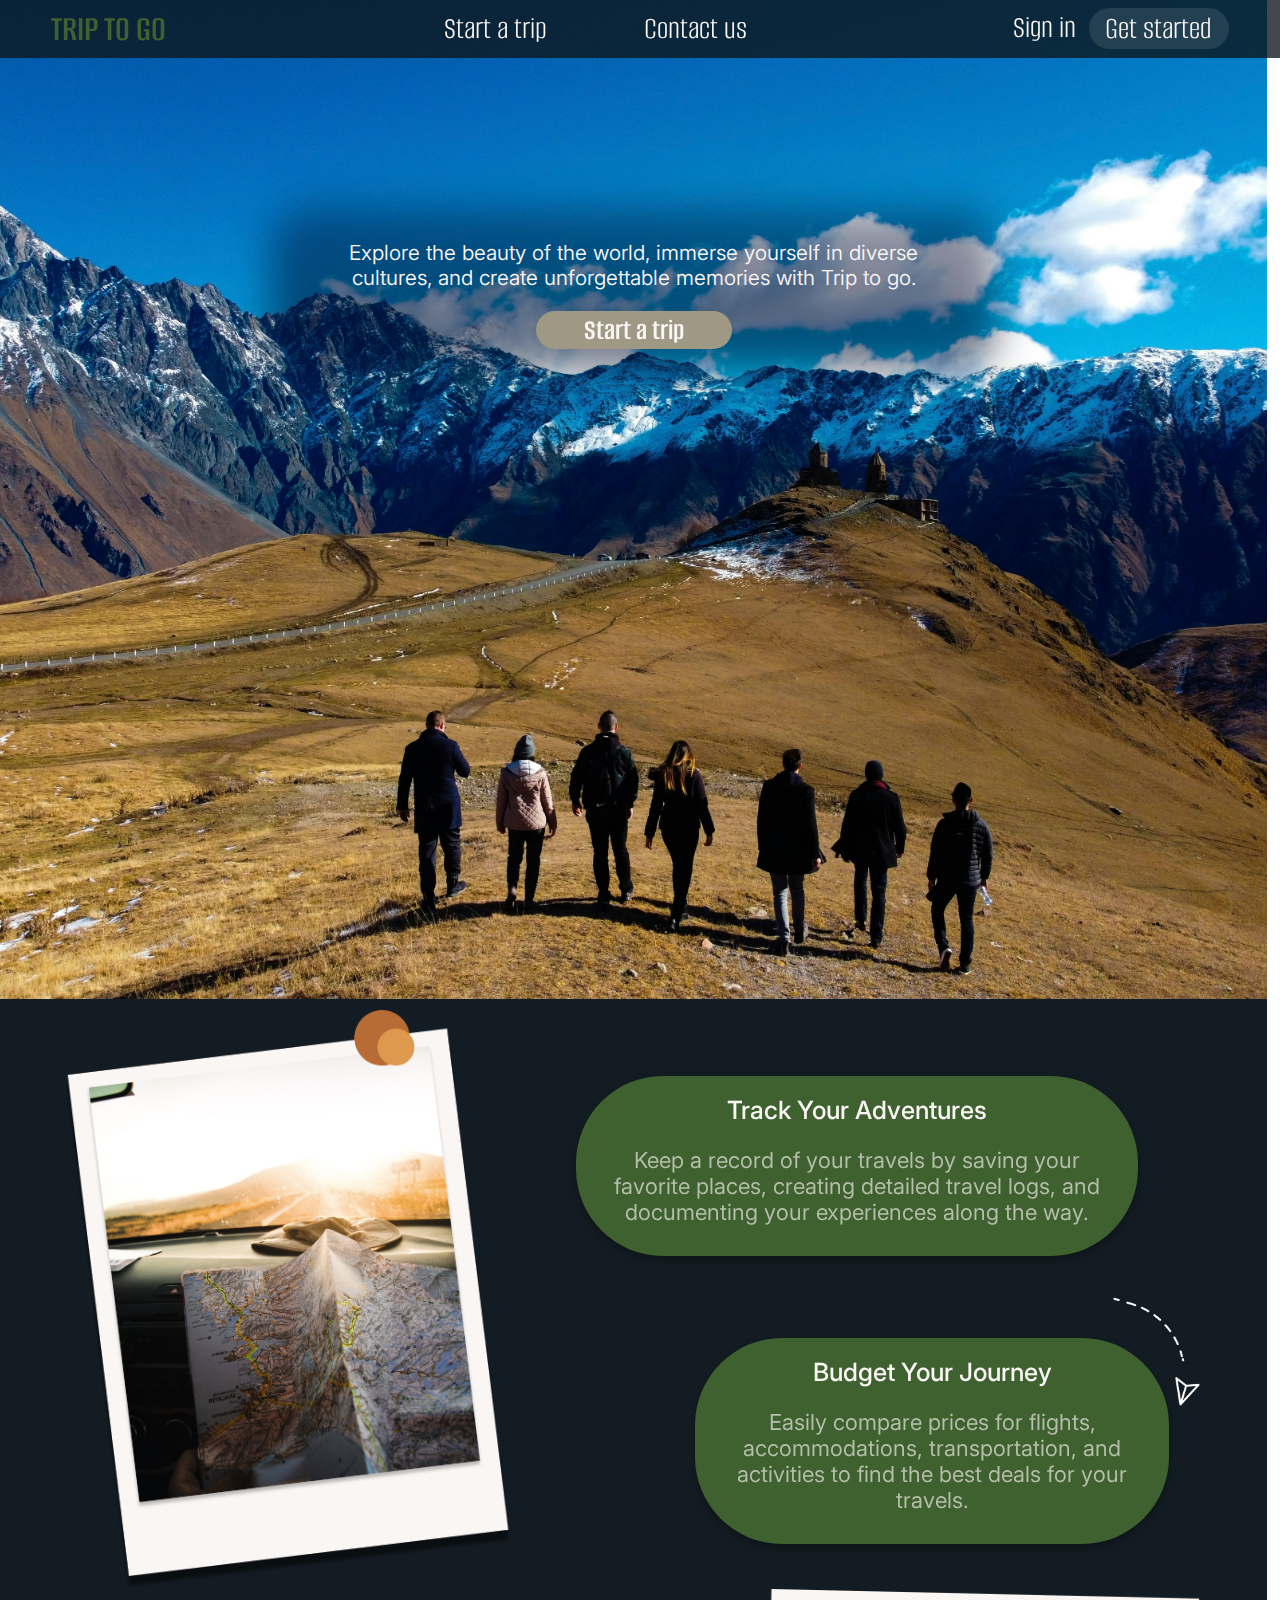
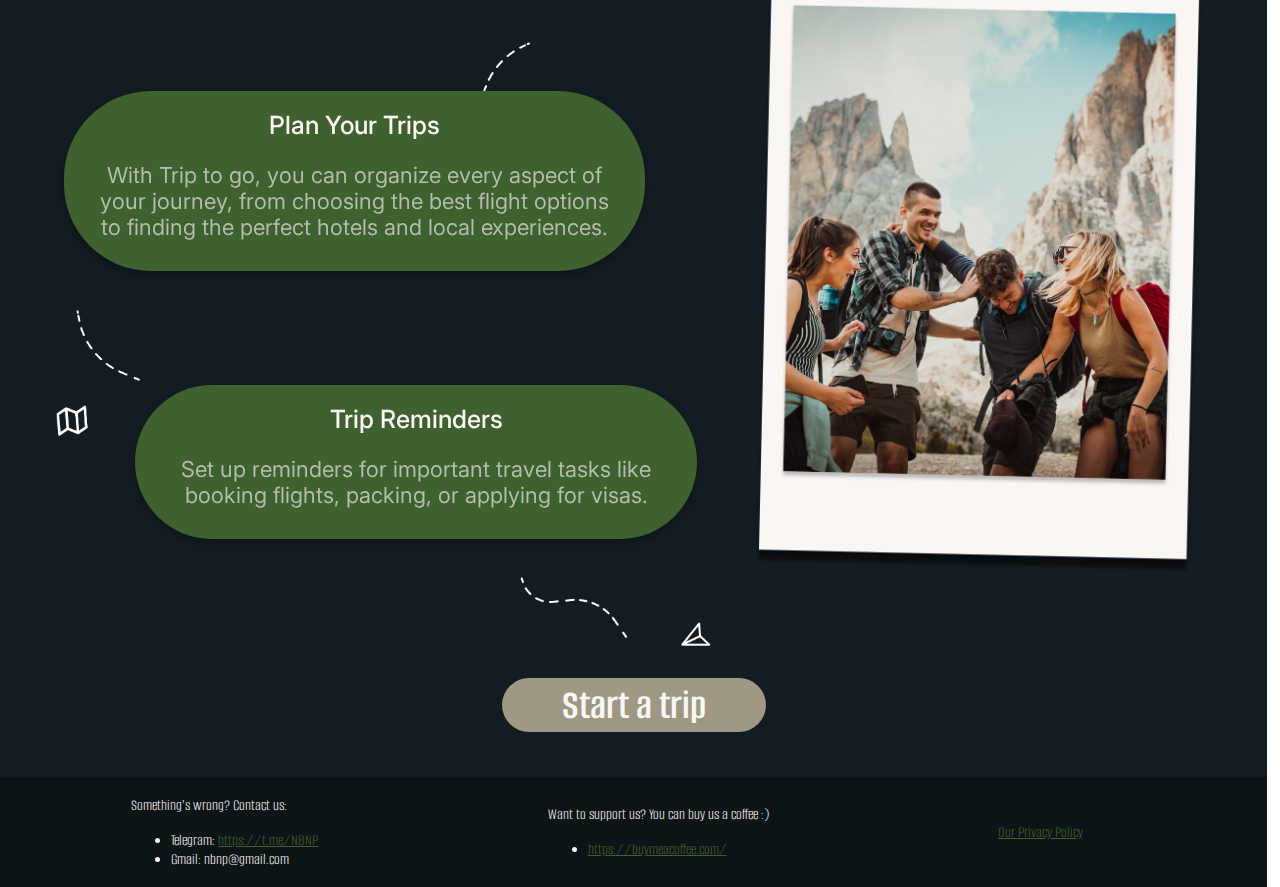
<file: index.html>
<!doctype html>
<html lang="en">
<head>
  <meta charset="utf-8">
  <title>Trip To Go</title>
  <meta name="viewport" content="width=device-width, initial-scale=1">
  <link rel="icon" type="image/x-icon" href="logo.png">
  <link rel="stylesheet" href="index.css">
</head>
<body>
  <div class="page_container">
    <div class="navbar_component">
      <a href="index.html" class="logo_button">TRIP TO GO</a>
      
      <div class="centered_buttons">
        <!-- Logged-out version -->
        <a href="login.html"><button>Start a trip</button></a>

        <!-- Logged-in version example -->
        <!-- 
        <a href="trip-list.html?openModal=true"><button>Start a trip</button></a>
        <a href="trip-list.html"><button>My trips</button></a>
        -->

        <a href=#footer id="scroll-to-footer"><button>Contact us</button></a>
      </div>

      <div class="login_logout">
        <!-- Logged-out -->
        <a href="login.html"><button>Sign in</button></a>
        <a href="register.html"><button id="get_started">Get started</button></a>

        <!-- Logged-in example -->
        <!-- 
        <button onclick="logout()">Sign out</button>
        <a href="profile.html">
          <div class="avatar_container">
            <img src="assets/default-avatar.jpg" alt="profile picture" id="profile_picture">
          </div>
        </a>
        -->
      </div>
    </div>


    <div class="main_container">
      <div class="starting_screen">
        <div class="text_background"></div>
        <p>
          Explore the beauty of the world, immerse yourself in diverse cultures, and
          create unforgettable memories with Trip to go.
        </p>
          <a href="login.html"><button>Start a trip</button></a>
      </div>
    
      <div class="bottom_part">
        <img src="assets/main_bottom/rigth_points_down.png" alt="" id="rigth_points_down" class="little_icons"/>
        <img src="assets/main_bottom/center_mappin.png" alt="" id="center_mappin" class="little_icons"/>
        <img src="assets/main_bottom/left_map.png" alt="" id="left_map" class="little_icons"/>
      
        <img src="assets/main_bottom/image_main_1.png" alt="picture" />
        <div class="story">
          <div id="track_adventures" class="help_story">
            <h4>Track Your Adventures</h4>
            <p>
              Keep a record of your travels by saving your favorite places, creating
              detailed travel logs, and documenting your experiences along the way.
            </p>
          </div>
          <div id="budget_journey" class="help_story">
            <h4>Budget Your Journey</h4>
            <p>
              Easily compare prices for flights, accommodations, transportation, and
              activities to find the best deals for your travels.
            </p>
          </div>
        </div>
        <div class="story">
          <div id="plan_trips" class="help_story">
            <h4>Plan Your Trips</h4>
            <p>
              With Trip to go, you can organize every aspect of your journey, from
              choosing the best flight options to finding the perfect hotels and
              local experiences.
            </p>
          </div>
          <div id="trip_reminders" class="help_story">
            <h4>Trip Reminders</h4>
            <p>
              Set up reminders for important travel tasks like booking flights,
              packing, or applying for visas.
            </p>
          </div>
        </div>
        <img src="assets/main_bottom/image_main_2.png" alt="picture" id="picture2"/>
      </div>
      <img src="assets/main_bottom/above_button.png" alt="" id="above_button" class="little_icons"/>
      <a href="login.html"><button id="last_button">Start a trip</button></a>
    </div>
    


    <footer id="footer">
      <div class="contact_info">
        <p>Something's wrong? Contact us:</p>
        <ul>
          <li>Telegram: <a href="https://t.me/NBNP">https://t.me/NBNP</a></li>
          <li>Gmail: nbnp&#64;gmail.com</li>
        </ul>
      </div>
      <div class="support_info">
        <p>Want to support us? You can buy us a coffee :)</p>
        <ul>
          <li><a href="https://buymeacoffee.com/">https://buymeacoffee.com/</a></li>
        </ul>
      </div>
      <div class="privacy_policy">
        <p><a href="privacy.html">Our Privacy Policy</a></p>
      </div>
    </footer>
  </div>
</body>
</html>
</file>
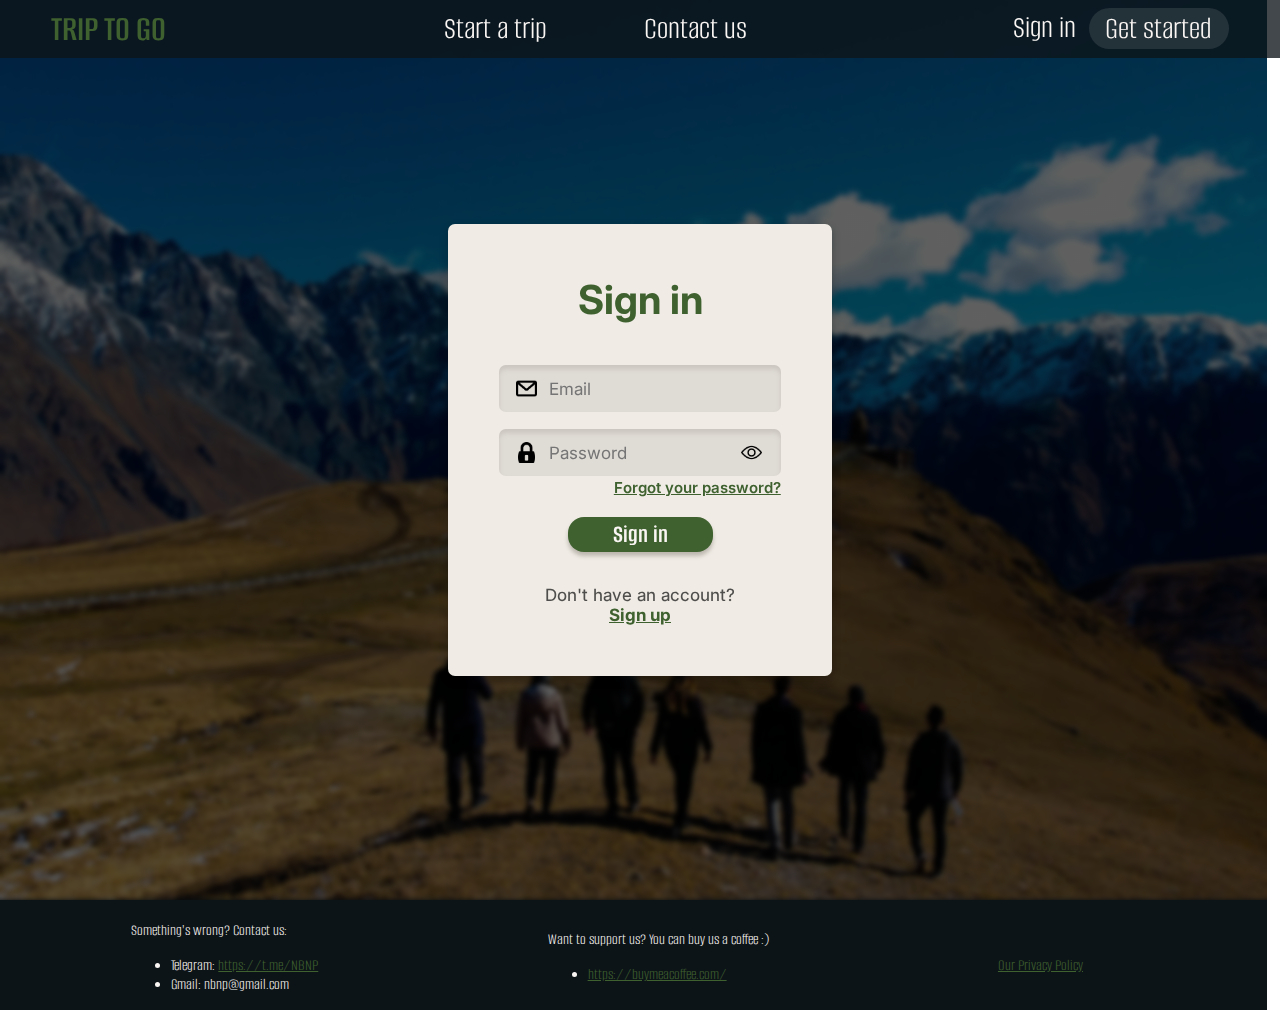
<file: login.html>
<!DOCTYPE html>
<html lang="en">
<head>
  <meta charset="UTF-8">
  <meta name="viewport" content="width=device-width, initial-scale=1.0">
  <title>Trip To Go</title>
  <link rel="stylesheet" href="login.css">
</head>
<body>
  <div class="page_container">
    <div class="navbar_component">
      <a href="index.html" class="logo_button">TRIP TO GO</a>
      
      <div class="centered_buttons">
        <!-- Logged-out version -->
        <a href="login.html"><button>Start a trip</button></a>

        <!-- Logged-in version example -->
        <!-- 
        <a href="trip-list.html?openModal=true"><button>Start a trip</button></a>
        <a href="trip-list.html"><button>My trips</button></a>
        -->

        <a href=#footer id="scroll-to-footer"><button>Contact us</button></a>
      </div>

      <div class="login_logout">
        <!-- Logged-out -->
        <a href="login.html"><button>Sign in</button></a>
        <a href="register.html"><button id="get_started">Get started</button></a>

        <!-- Logged-in example -->
        <!-- 
        <button onclick="logout()">Sign out</button>
        <a href="profile.html">
          <div class="avatar_container">
            <img src="assets/default-avatar.jpg" alt="profile picture" id="profile_picture">
          </div>
        </a>
        -->
      </div>
    </div>


    <div class="main_container">
    <div class="background-blur"></div>
    <div class="form_container">
      <h2>Sign in</h2>
      <form>
        <div class="inp">
          <img src="assets/pictograms/envelope-pictogram.png" alt="envelope-pictogram" class="pictogram"/>
          <input
            id="email"
            name="email"
            placeholder="Email"
            required
            type="email"
          />
        </div>
        <div class="inp">
          <img src="assets/pictograms/blocked-padlock-pictogram.png" alt="blocked-padlock-pictogram" class="pictogram"/>
          <input
            id="password"
            name="password"
            placeholder="Password"
            [type]= 'password'
            required
          />
          <img
            src="assets/pictograms/show-pictogram.png"
            alt="eye-icon"
            class="eye-icon"
          />
        </div>
        
        <div class="password-forgot">
          <a href="">Forgot your password?</a>
        </div>
      </form>
      <a href="trip-list.html"><button type="submit" class="login">Sign in</button></a>
      
      <div class="register">
        <p>Don't have an account?</p>
        <a href="register.html"><b>Sign up</b></a>
      </div>
    </div>
  </div>
    


    <footer id="footer">
      <div class="contact_info">
        <p>Something's wrong? Contact us:</p>
        <ul>
          <li>Telegram: <a href="https://t.me/NBNP">https://t.me/NBNP</a></li>
          <li>Gmail: nbnp&#64;gmail.com</li>
        </ul>
      </div>
      <div class="support_info">
        <p>Want to support us? You can buy us a coffee :)</p>
        <ul>
          <li><a href="https://buymeacoffee.com/">https://buymeacoffee.com/</a></li>
        </ul>
      </div>
      <div class="privacy_policy">
        <p><a href="privacy.html">Our Privacy Policy</a></p>
      </div>
    </footer>
  </div>
</body>
</html>
</file>
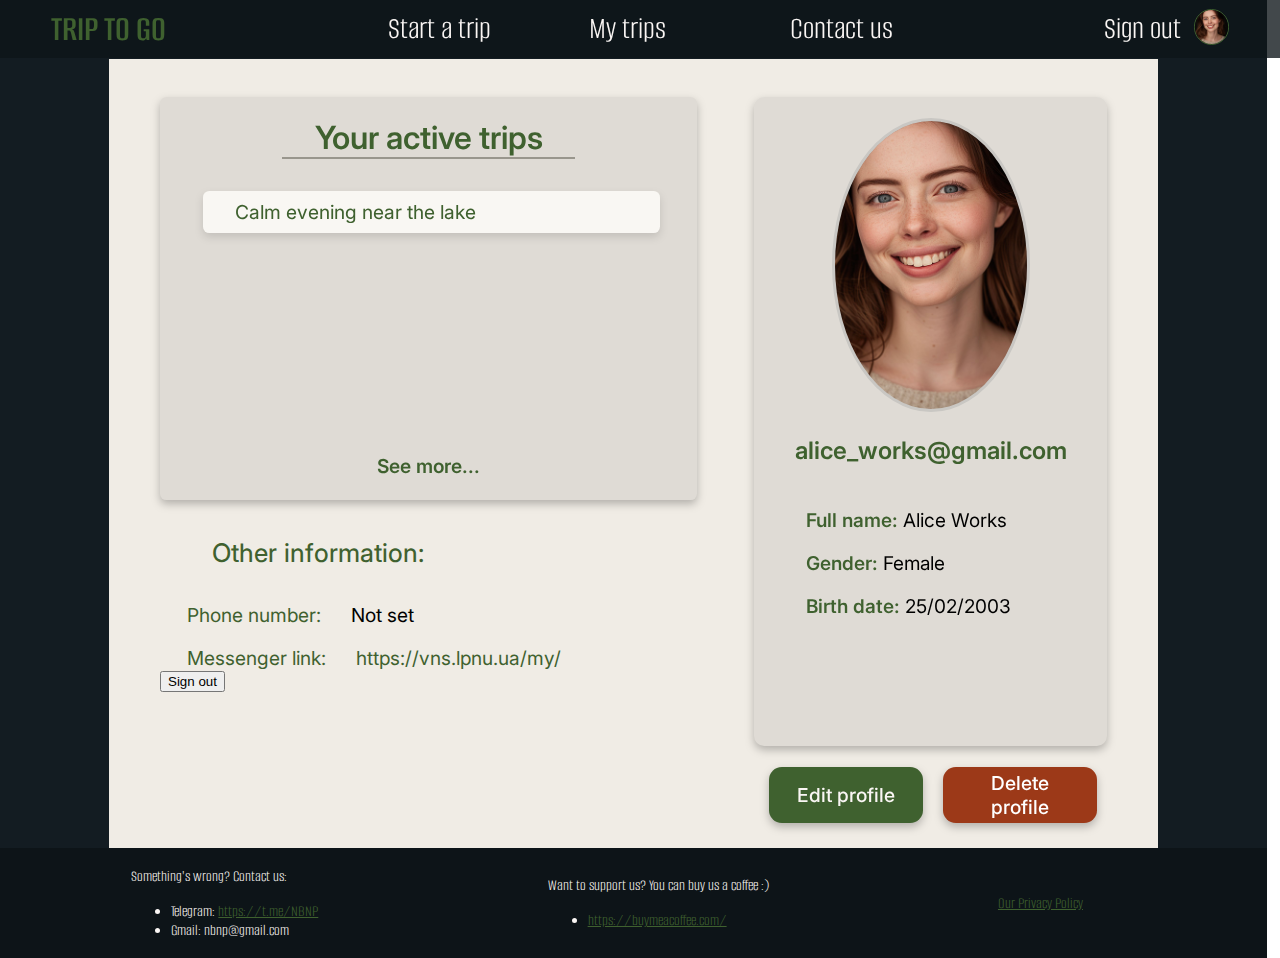
<file: profile.html>
<!DOCTYPE html>
<html lang="en">
<head>
    <meta charset="UTF-8">
    <meta name="viewport" content="width=device-width, initial-scale=1.0">
    <title>Trip To Go</title>
    <link rel="stylesheet" href="profile.css">
</head>
<body>
    <div class="page_container">
    <div class="navbar_component">
      <a href="index.html" class="logo_button">TRIP TO GO</a>
      
      <div class="centered_buttons">
        <!-- Logged-out version -->
        <!-- <a href="login.html"><button>Start a trip</button></a> -->

        <!-- Logged-in version example -->
        
        <a href="trip-list-create.html"><button>Start a trip</button></a>
        <a href="trip-list.html"><button>My trips</button></a>
       

        <a href=#footer id="scroll-to-footer"><button>Contact us</button></a>
      </div>

      <div class="login_logout">
        <!-- Logged-out -->
        <!-- <a href="login.html"><button>Sign in</button></a> -->
        <!-- <a href="register.html"><button id="get_started">Get started</button></a> -->

        <!-- Logged-in example -->
         <a href="login.html" id="sign-out-button"><button>Sign out</button></a>
        
        <a href="profile.html">
          <div class="avatar_container">
            <img src="assets/users/user-2.jpg" alt="profile picture" id="profile_picture">
          </div>
        </a>
       
      </div>
    </div>

    <div class="page_body">
      <div class="left_part">
          <div class="component_body">
            <h2>Your active trips</h2>
            <hr/>
                <ul>
                  <a href="trip-details.html" class="trip-snippet"><li>Calm evening near the lake</li></a>
                </ul>
            <a href="trip-list.html">See more...</a>
          </div>



          <div class="side_info">
            <p id="block_title">Other information:</p>
            <span class="line_title">Phone number: </span>
            <span>Not set</span>
            <p></p>
            <span class="line_title">Messenger link: </span>
            <a>https://vns.lpnu.ua/my/</a>
        </div>
        <button>Sign out</button>
      </div>

      <div class="right_part">
          <div class="main_info">
              <div class="image_container">
                  <img src="assets/users/user-2.jpg"/>
              </div>
              <p id="email_username">alice_works@gmail.com</p>
              <div id="info_block">
                  <p><b>Full name: </b>Alice Works</p>
                  <p><span><b>Gender: </b></span> <span>Female</span></p>

                  <p><span><b>Birth date: </b></span><span>25/02/2003</span></p>
              </div>
          </div>
          <div class="actions">
              <button>Edit profile</button>
              <button class="delete-button">Delete profile</button>
          </div>
      </div>

    </div>


    <footer id="footer">
      <div class="contact_info">
        <p>Something's wrong? Contact us:</p>
        <ul>
          <li>Telegram: <a href="https://t.me/NBNP">https://t.me/NBNP</a></li>
          <li>Gmail: nbnp&#64;gmail.com</li>
        </ul>
      </div>
      <div class="support_info">
        <p>Want to support us? You can buy us a coffee :)</p>
        <ul>
          <li><a href="https://buymeacoffee.com/">https://buymeacoffee.com/</a></li>
        </ul>
      </div>
      <div class="privacy_policy">
        <p><a href="privacy.html">Our Privacy Policy</a></p>
      </div>
    </footer>
  </div>
</body>
</html>
</file>
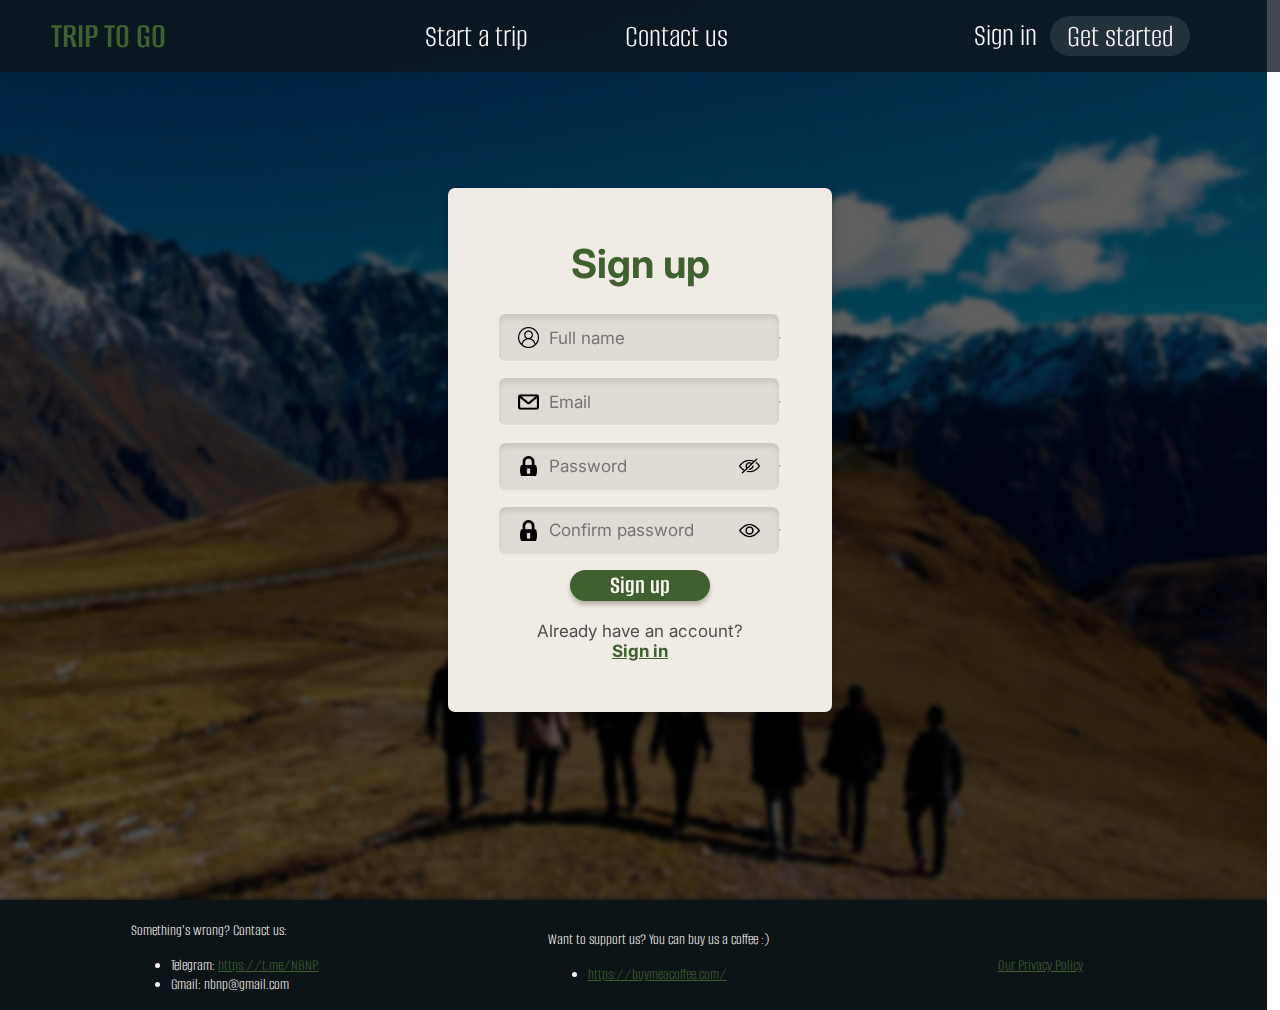
<file: register.html>
<!DOCTYPE html>
<html lang="en">
<head>
    <meta charset="UTF-8">
    <meta name="viewport" content="width=device-width, initial-scale=1.0">
    <title>Trip To Go</title>
    <link rel="stylesheet" href="register.css">
</head>
<body>
    <div class="page_container">
    <div class="navbar_component">
      <a href="index.html" class="logo_button">TRIP TO GO</a>
      
      <div class="centered_buttons">
        <!-- Logged-out version -->
        <a href="login.html"><button>Start a trip</button></a>

        <!-- Logged-in version example -->
        <!-- 
        <a href="trip-list.html?openModal=true"><button>Start a trip</button></a>
        <a href="trip-list.html"><button>My trips</button></a>
        -->

        <a href=#footer id="scroll-to-footer"><button>Contact us</button></a>
      </div>

      <div class="login_logout">
        <!-- Logged-out -->
        <a href="login.html"><button>Sign in</button></a>
        <a href="register.html"><button id="get_started">Get started</button></a>

        <!-- Logged-in example -->
        <!-- 
        <button onclick="logout()">Sign out</button>
        <a href="profile.html">
          <div class="avatar_container">
            <img src="assets/default-avatar.jpg" alt="profile picture" id="profile_picture">
          </div>
        </a>
        -->
      </div>
    </div>


    <div class="main_container">
        <div class="background-blur"></div>
        <div class="form_container">
            <h2>Sign up</h2>
            <form>
                <div class="inp">
                    <img src="assets/pictograms/user-pictogram.png" alt="user-pictogram" class="pictogram">
                    <input 
                        id="fullname" 
                        name="fullname" 
                        placeholder="Full name" 
                        required 
                    />
                    <hr>
                </div>
                <div class="inp">
                    <img src="assets/pictograms/envelope-pictogram.png" alt="envelope-pictogram" class="pictogram">
                    <input 
                        id="email" 
                        name="email" 
                        placeholder="Email" 
                        required 
                    />
                    <hr>
                </div>
                <div class="inp">
                    <img src="assets/pictograms/blocked-padlock-pictogram.png" alt="blocked-padlock-pictogram" class="pictogram"/>
                    <input 
                        id="password" 
                        name="password" 
                        placeholder="Password" 
                        type= 'password'
                        required 
                    />
                    <img 
                        src="assets/pictograms/hide-pictogram.png" 
                        alt="eye-icon" 
                        class="eye-icon"
                    />
                    <hr>
                </div>
                <div class="inp">
                    <img src="assets/pictograms/blocked-padlock-pictogram.png" alt="blocked-padlock-pictogram" class="pictogram"/>
                    <input 
                        id="confirm-password" 
                        name="confirm-password" 
                        placeholder="Confirm password" 
                        type= 'password'
                        required 
                    />
                    <img 
                        src="assets/pictograms/show-pictogram.png" 
                        alt="eye-icon" 
                        class="eye-icon"
                    />
                    <hr>
                </div>
            </form>
            <a href="trip-list.html"><button type="submit" class="register">Sign up</button></a>

            <div class="login-container">
            <p>Already have an account?</p>
            <a href="login.html"><b>Sign in</b></a>
            </div>
        </div>
    </div>
    


    <footer id="footer">
      <div class="contact_info">
        <p>Something's wrong? Contact us:</p>
        <ul>
          <li>Telegram: <a href="https://t.me/NBNP">https://t.me/NBNP</a></li>
          <li>Gmail: nbnp&#64;gmail.com</li>
        </ul>
      </div>
      <div class="support_info">
        <p>Want to support us? You can buy us a coffee :)</p>
        <ul>
          <li><a href="https://buymeacoffee.com/">https://buymeacoffee.com/</a></li>
        </ul>
      </div>
      <div class="privacy_policy">
        <p><a href="privacy.html">Our Privacy Policy</a></p>
      </div>
    </footer>
  </div>
</body>
</html>
</file>
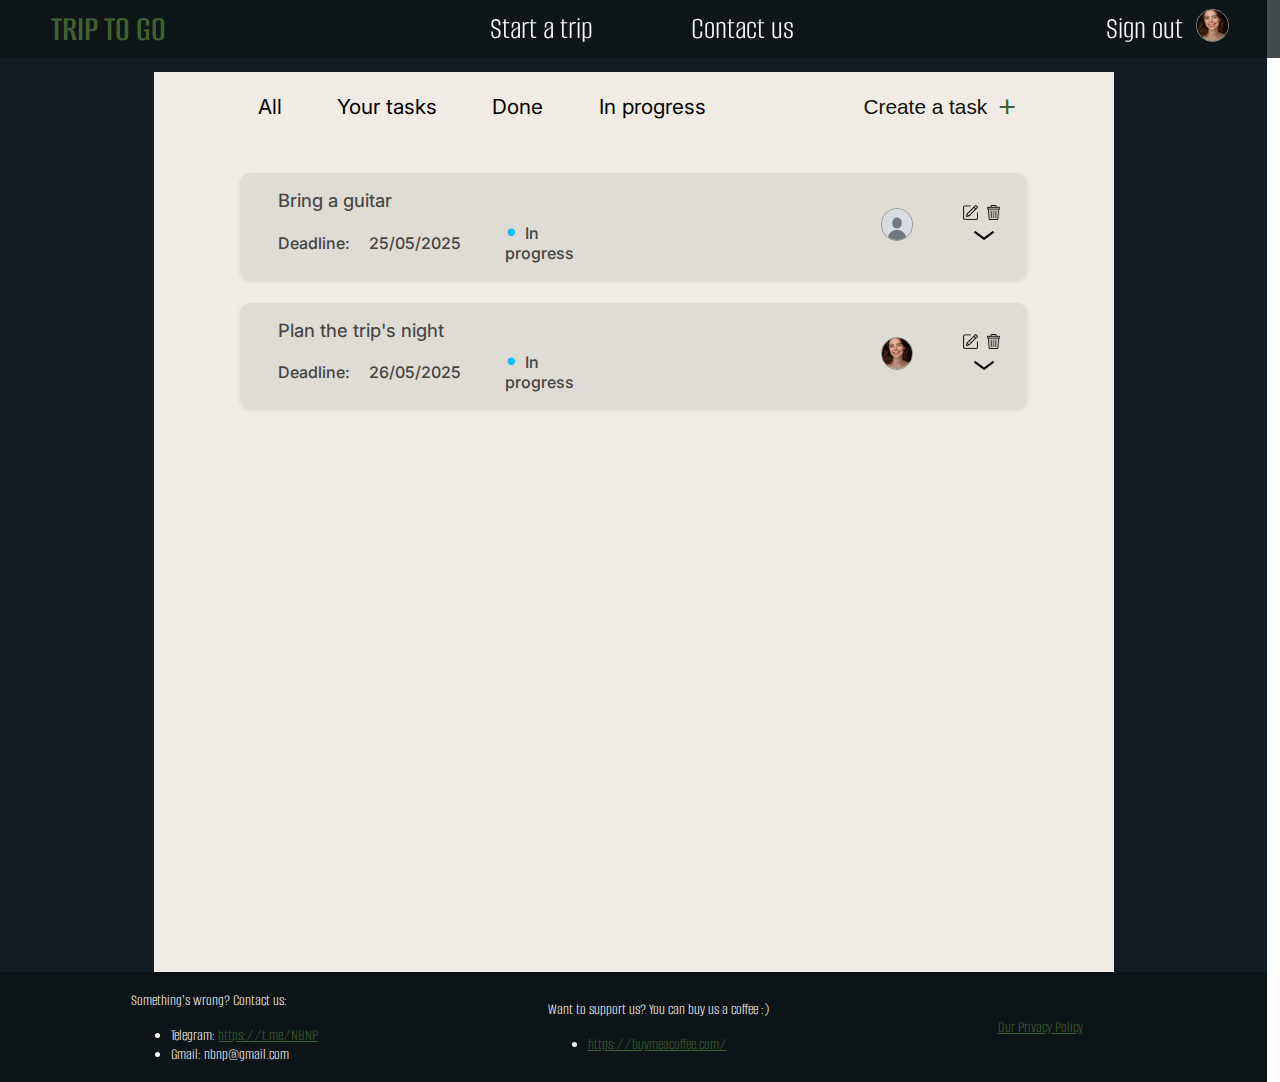
<file: tasks-page.html>
<!DOCTYPE html>
<html lang="en">
<head>
    <meta charset="UTF-8">
    <meta name="viewport" content="width=device-width, initial-scale=1.0">
    <title>Trip To Go</title>
    <link rel="stylesheet" href="tasks-page.css">
</head>
<body>
    <div class="page_container">
    <div class="navbar_component">
      <a href="index.html" class="logo_button">TRIP TO GO</a>
      
      <div class="centered_buttons">
        <!-- Logged-out version -->
        <a href="login.html"><button>Start a trip</button></a>

        <!-- Logged-in version example -->
        <!-- 
        <a href="trip-list.html?openModal=true"><button>Start a trip</button></a>
        <a href="trip-list.html"><button>My trips</button></a>
        -->

        <a href=#footer id="scroll-to-footer"><button>Contact us</button></a>
      </div>

      <div class="login_logout">
        <!-- Logged-out -->
        <!-- <a href="login.html"><button>Sign in</button></a> -->
        <!-- <a href="register.html"><button id="get_started">Get started</button></a> -->

        <!-- Logged-in example -->
         <a href="login.html" id="sign-out-button"><button>Sign out</button></a>
        
        <a href="profile.html">
          <div class="avatar_container">
            <img src="assets/users/user-2.jpg" alt="profile picture" id="profile_picture">
          </div>
        </a>
       
      </div>
    </div>


    <div class="page-layout">
      <div class="tasks-header">
        <nav class="filters">    
          <button>All</button>
          <button>Your tasks</button>
          <button>Done</button>
  
          <button>In progress</button>
        </nav>
        <button class="create-task">Create a task <span>+</span></button>
      </div>


      <div class="task-list">
        <div class="task-card">
          <div class="task-summary">
            
            <div class="task-info">
              <div>
                <p>Bring a guitar</p>
      
                <div class="details">
                  <span>Deadline:</span><span>25/05/2025</span>
                  <div class="status_dot_text">
                    <span class="status-dot">•</span>
                    <span>In progress</span>
                  </div>
                </div>
              </div>
            </div>

            <div class="right-section">
              <div>
                <div class="avatar-wrapper">
                  <div class="avatar_container"><img src="assets/default-avatar.jpg" alt="User Avatar"/></div>
                </div>
              </div>
              
              <div class="icons-arrow">
                <div class="icons">
                  <button><img src="assets/pictograms/edit-pictogram.png" alt="Edit"></button>
                  <button><img src="assets/pictograms/rubbish-bin-pictogram.png" alt="Delete"></button>
                </div>
                <button class="arrow-button"><img src="assets/pictograms/down-arrow-pictogram.png" alt="arrow"></button>
              </div>
            </div>
          </div>
          </div>

          <div class="task-card">
          <div class="task-summary">
            
            <div class="task-info">
              <div>
                <p>Plan the trip's night</p>
      
                <div class="details">
                  <span>Deadline:</span><span>26/05/2025</span>
                  <div class="status_dot_text">
                    <span class="status-dot">•</span>
                    <span>In progress</span>
                  </div>
                </div>
              </div>
            </div>

            <div class="right-section">
              <div>
                <div class="avatar-wrapper">
                  <div class="avatar_container"><img src="assets/users/user-2.jpg" alt="User Avatar"/></div>
                </div>
              </div>
              
              <div class="icons-arrow">
                <div class="icons">
                  <button><img src="assets/pictograms/edit-pictogram.png" alt="Edit"></button>
                  <button><img src="assets/pictograms/rubbish-bin-pictogram.png" alt="Delete"></button>
                </div>
                <button class="arrow-button"><img src="assets/pictograms/down-arrow-pictogram.png" alt="arrow"></button>
              </div>
            </div>
          </div>
          </div>
        </div>
    


    </div>

    <footer id="footer">
      <div class="contact_info">
        <p>Something's wrong? Contact us:</p>
        <ul>
          <li>Telegram: <a href="https://t.me/NBNP">https://t.me/NBNP</a></li>
          <li>Gmail: nbnp&#64;gmail.com</li>
        </ul>
      </div>
      <div class="support_info">
        <p>Want to support us? You can buy us a coffee :)</p>
        <ul>
          <li><a href="https://buymeacoffee.com/">https://buymeacoffee.com/</a></li>
        </ul>
      </div>
      <div class="privacy_policy">
        <p><a href="privacy.html">Our Privacy Policy</a></p>
      </div>
    </footer>
  </div>
</body>
</html>
</file>
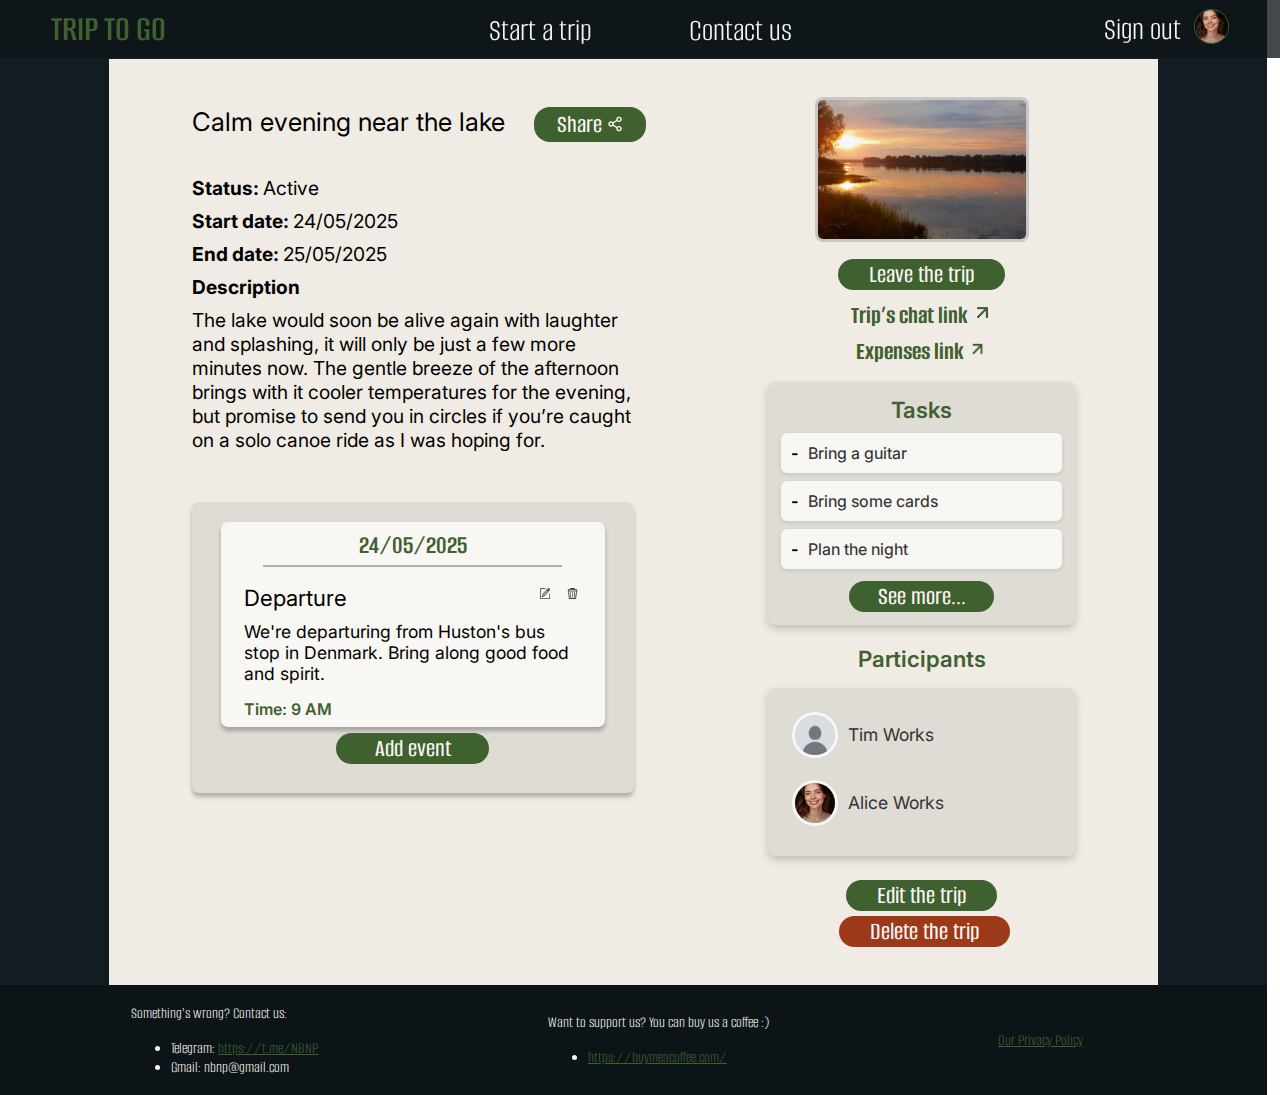
<file: trip-details.html>
<!DOCTYPE html>
<html lang="en">
<head>
  <meta charset="UTF-8">
  <meta name="viewport" content="width=device-width, initial-scale=1.0">
  <title>Trip To Go</title>
  <link rel="stylesheet" href="trip-details.css">
</head>
<body>
  <div class="page_container">
    <div class="navbar_component">
      <a href="index.html" class="logo_button">TRIP TO GO</a>
      
      <div class="centered_buttons">
        <!-- Logged-out version -->
        <a href="login.html"><button>Start a trip</button></a>

        <!-- Logged-in version example -->
        <!-- 
        <a href="trip-list.html?openModal=true"><button>Start a trip</button></a>
        <a href="trip-list.html"><button>My trips</button></a>
        -->

        <a href=#footer id="scroll-to-footer"><button>Contact us</button></a>
      </div>

      <div class="login_logout">
        <!-- Logged-out -->
        <!-- <a href="login.html"><button>Sign in</button></a> -->
        <!-- <a href="register.html"><button id="get_started">Get started</button></a> -->

        <!-- Logged-in example -->
         <a href="login.html" id="sign-out-button"><button>Sign out</button></a>
        
        <a href="profile.html">
          <div class="avatar_container">
            <img src="assets/users/user-2.jpg" alt="profile picture" id="profile_picture">
          </div>
        </a>
       
      </div>
    </div>


    <div class="page_body">
        <div class="left_part">
            <div class="trip-header">
                <p>Calm evening near the lake</p> 
                <div class="trip-actions"><button><span>Share </span><img src="assets\pictograms\share-icon.png" alt="share-icon"></button> </div>
            </div>

            <div class="app-main-container">
                <div class="main_info_body">
                    <p><span><b>Status: </b></span> <span>Active</span></p>
                    <p><b>Start date: </b> 24/05/2025</p>
                    <p><b>End date: </b> 25/05/2025</p>
                    <p class="description"><b>Description</b></p>
                    <p>The lake would soon be alive again with laughter and splashing, it will only be just a few more minutes now. 
                        The gentle breeze of the afternoon brings with it cooler temperatures for the evening, 
                        but promise to send you in circles if you’re caught on a solo canoe ride as I was hoping for.</p>
                </div>

                <div class="event-container">
                    <div>
                        <div class="event-item">
                            <p class="date">24/05/2025</p>
                            <hr/>
                            <div class="event_title_icons">
                                <p id="event_title">Departure</p>
                                <div class="images">
                                    <button id="edit-pictogram"><img src="assets/pictograms/edit-pictogram.png" alt="edit-pictogram"></button>
                                    <button id="rubbish-bin-pictogram"><img src="assets/pictograms/rubbish-bin-pictogram.png" alt="rubbish-bin-pictogram"></button>
                                </div>
                            </div>
                            <p id="event_description">We're departuring from Huston's bus stop in Denmark. Bring along good food and spirit.</p>
                            <span id="time">Time: 9 AM</span>
                        </div>
                    </div>
                    <div class="add_event"><button id="add_event_button">Add event</button></div>
                </div>

            </div>
        </div>



        <div class="app-sidebar-container">
            <div class="sidebar-content">
                <div class="trip-photo">
                    <div class="image-placeholde">
                        <img src="assets/trip-image.jpg" alt="Image not found">
                    </div>
                </div>

                <div class="buttons">
                    <button id="join">Leave the trip</button>
                    <div class="links">
                        <button>Trip’s chat link <img src="assets\pictograms\link.png" alt="link"/></button>
                        <button> Expenses link <img src="assets/pictograms/link.png" alt="link" /></button>
                    </div>
                </div>
                <div class="responsibilities">
                    <div class="trip-tasks">
                        <h3>Tasks</h3>

                        <div>
                            <ul>
                                <a href="tasks-page.html"><li>Bring a guitar</li></a>
                                <a href="tasks-page.html"><li>Bring some cards</li></a>
                                <a href="tasks-page.html"><li>Plan the night</li></a>
                            </ul>
                        </div>

                        <div class="button-wrapper">
                            <a href="tasks-page.html"><button>See more...</button></a>
                        </div>
                    </div>
                </div>
            
                <h3>Participants</h3>
                <div class="participants_container"> 
                    <ul id="participants">
                        <li>
                            <a href="profile.html"><div class="participant-button">
                                <img src="assets/default-avatar.jpg"
                                    alt="Profile picture">
                                <span>Tim Works</span>
                            </div></a>
                        </li>
                        <li>
                            <a href="profile.html"><div class="participant-button">
                                <img src="assets/users/user-2.jpg"
                                    alt="Profile picture">
                                <span>Alice Works</span>
                            </div></a>
                        </li>
                    </ul>
                </div>

                <button id="edit_trip_button">Edit the trip</button>
                <button class = 'delete-button'>Delete the trip</button>
            </div>
  
        </div>
    </div>
    

    <footer id="footer">
      <div class="contact_info">
        <p>Something's wrong? Contact us:</p>
        <ul>
          <li>Telegram: <a href="https://t.me/NBNP">https://t.me/NBNP</a></li>
          <li>Gmail: nbnp&#64;gmail.com</li>
        </ul>
      </div>
      <div class="support_info">
        <p>Want to support us? You can buy us a coffee :)</p>
        <ul>
          <li><a href="https://buymeacoffee.com/">https://buymeacoffee.com/</a></li>
        </ul>
      </div>
      <div class="privacy_policy">
        <p><a href="privacy.html">Our Privacy Policy</a></p>
      </div>
    </footer>
  </div>
</body>
</html>
</file>
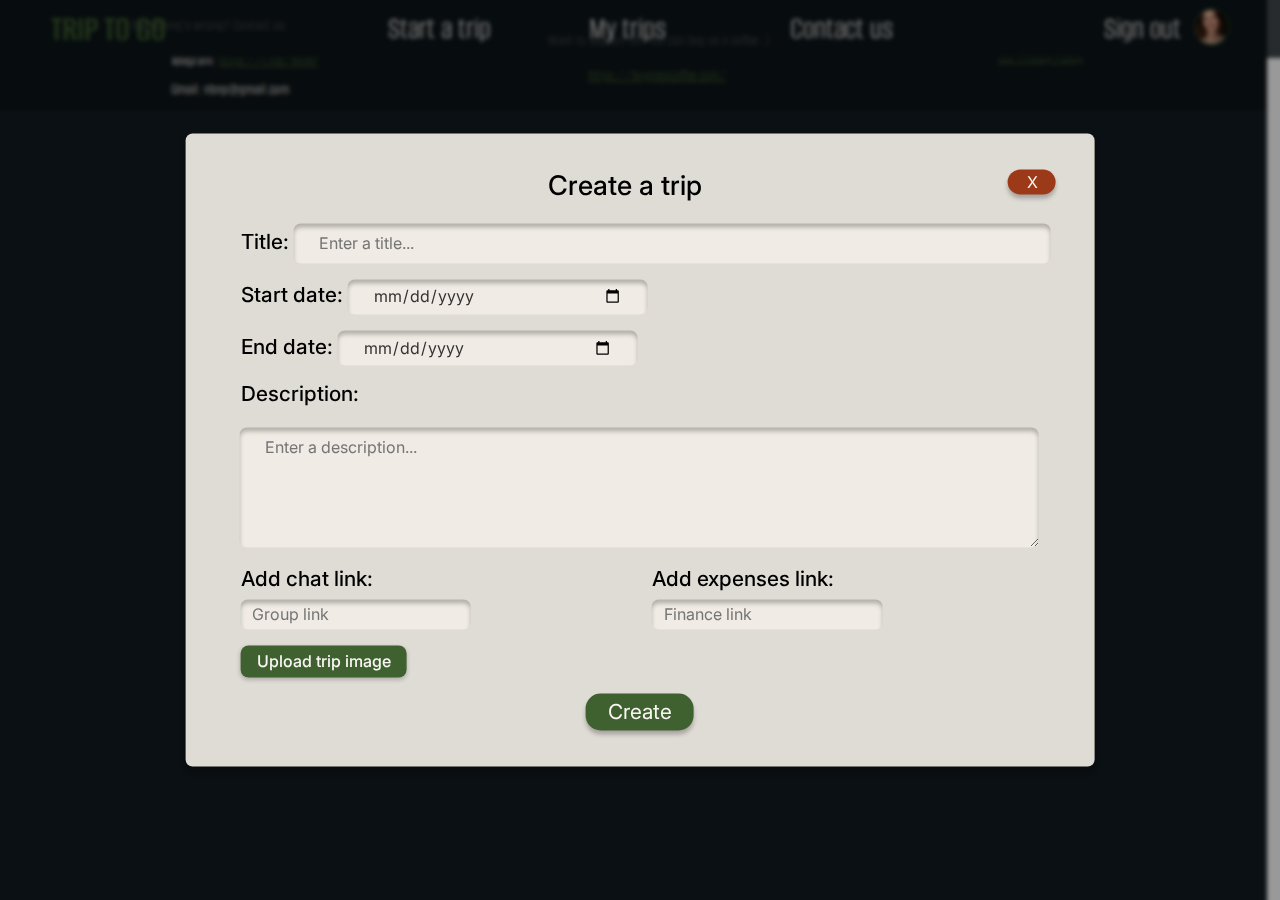
<file: trip-list-create.html>
<!DOCTYPE html>
<html lang="en">
<head>
  <meta charset="UTF-8">
  <meta name="viewport" content="width=device-width, initial-scale=1.0">
  <title>Trip To Go</title>
  <link rel="stylesheet" href="trip-list-create.css">
</head>
<body>
  <div class="page_container">
    <div class="navbar_component">
      <a href="index.html" class="logo_button">TRIP TO GO</a>
      
      <div class="centered_buttons">
        <!-- Logged-out version -->
        <a href="login.html"><button>Start a trip</button></a>

        <!-- Logged-in version example -->

        <a href="trip-list.html"><button>My trips</button></a>

        <a href=#footer id="scroll-to-footer"><button>Contact us</button></a>
      </div>

      <div class="login_logout">
        <!-- Logged-out -->
        <!-- <a href="login.html"><button>Sign in</button></a> -->
        <!-- <a href="register.html"><button id="get_started">Get started</button></a> -->

        <!-- Logged-in example -->
         <a href="login.html" id="sign-out-button"><button>Sign out</button></a>
        
        <a href="profile.html">
          <div class="avatar_container">
            <img src="assets/users/user-2.jpg" alt="profile picture" id="profile_picture">
          </div>
        </a>
       
      </div>
    </div>


    <div class="modal-overlay" *ngIf="isModalOpen" >
      <div class="modal">
  
        <div class="title_close">
          <h3>Create a trip</h3>
          <a href="trip-list.html"><button>X</button></a>
        </div>
        
        <label for="title">Title: </label>
        <input type="text" id="title" placeholder="Enter a title..."/>
  
        <p><label for="start_date">Start date: </label>
        <input type="date" id="start_date" placeholder="Start date"/></p>
            
        <p><label for="end_date">End date: </label>
        <input type="date" id="end_date" placeholder="End date" /></p>
  
        <p class="labels">Description: </p>
        <textarea placeholder="Enter a description..." id="description"></textarea>
    
        <div class="links">
          <div class="link">
            <label for="group_link">Add chat link: </label>
            <input type="url" id="group_link" placeholder="Group link" />
          </div>
  
          <div class="link">
            <label for="finance_link">Add expenses link: </label>
            <input type="url" id="finance_link" placeholder="Finance link" />
          </div>
        </div>
  
        <div id="imgPick">
          <span class="upload-wrapper">
            <button type="button" class="custom-upload-button"">Upload trip image</button>
            <input #fileInputCreate type="file" (change)="onImageSelected($event)" hidden />
          </span>
        </div>
        
    
        <a href="trip-details.html"><button id="save">Create</button></a>
      </div>
    </div>
    


    <footer id="footer">
      <div class="contact_info">
        <p>Something's wrong? Contact us:</p>
        <ul>
          <li>Telegram: <a href="https://t.me/NBNP">https://t.me/NBNP</a></li>
          <li>Gmail: nbnp&#64;gmail.com</li>
        </ul>
      </div>
      <div class="support_info">
        <p>Want to support us? You can buy us a coffee :)</p>
        <ul>
          <li><a href="https://buymeacoffee.com/">https://buymeacoffee.com/</a></li>
        </ul>
      </div>
      <div class="privacy_policy">
        <p><a href="privacy.html">Our Privacy Policy</a></p>
      </div>
    </footer>
  </div>
</body>
</html>
</file>
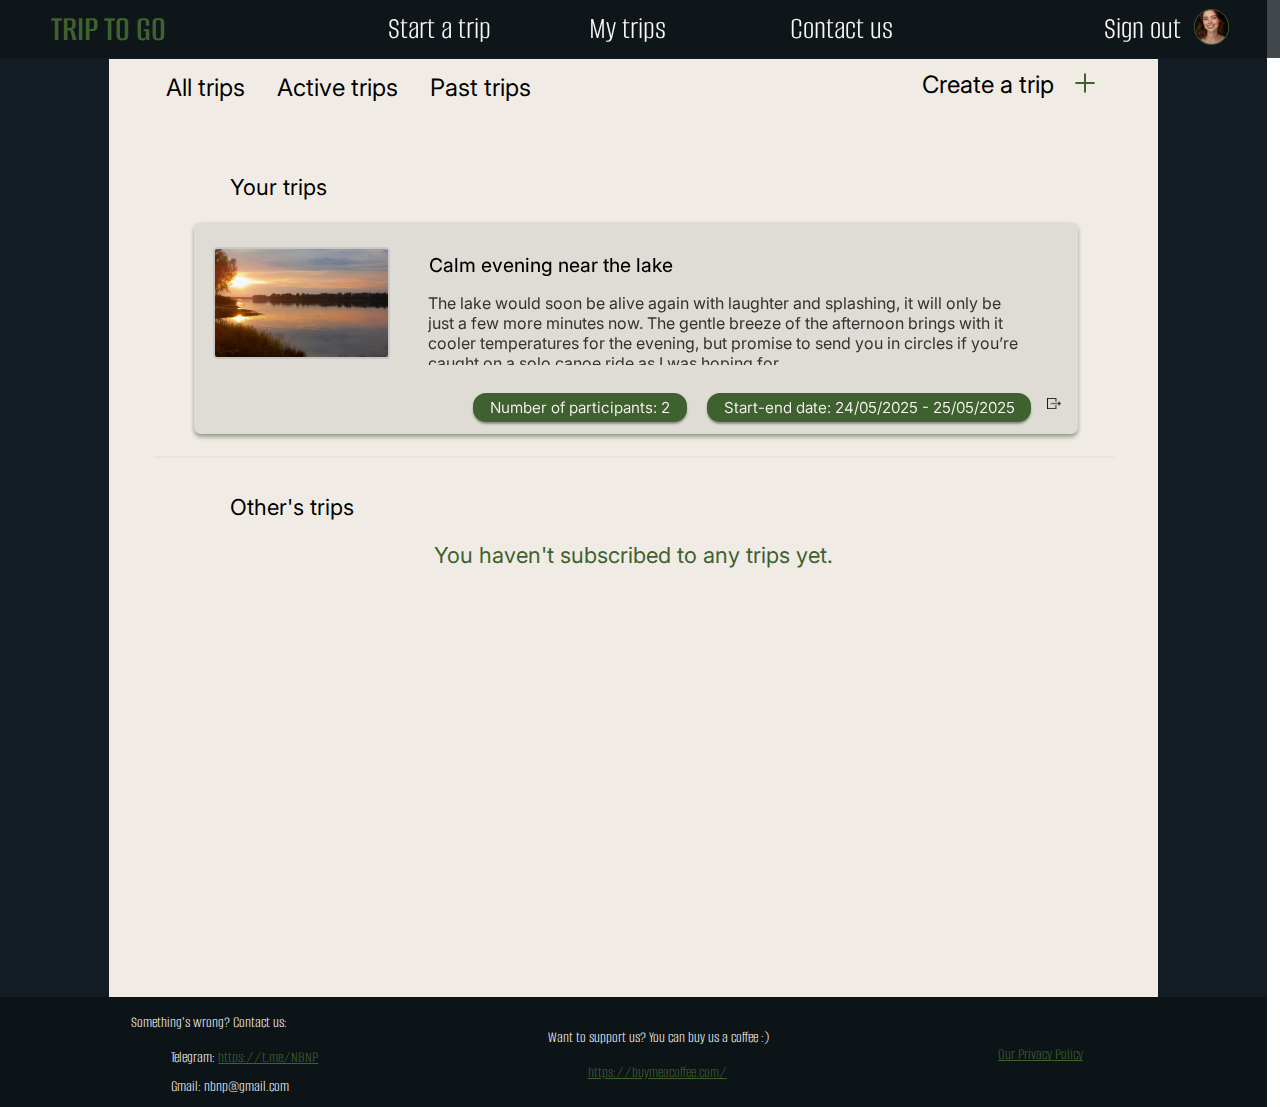
<file: trip-list.html>
<!DOCTYPE html>
<html lang="en">
<head>
  <meta charset="UTF-8">
  <meta name="viewport" content="width=device-width, initial-scale=1.0">
  <title>Trip To Go</title>
  <link rel="stylesheet" href="trip-list.css">
</head>
<body>
  <div class="page_container">
    <div class="navbar_component">
      <a href="index.html" class="logo_button">TRIP TO GO</a>
      
      <div class="centered_buttons">
        <!-- Logged-out version -->
        <a href="login.html"><button>Start a trip</button></a>

        <!-- Logged-in version example -->
        <!-- 
        <a href="trip-list.html?openModal=true"><button>Start a trip</button></a>
        <a href="trip-list.html"><button>My trips</button></a>
        -->
        <a href="trip-list.html"><button>My trips</button></a>
        <a href=#footer id="scroll-to-footer"><button>Contact us</button></a>
      </div>

      <div class="login_logout">
        <!-- Logged-out -->
        <!-- <a href="login.html"><button>Sign in</button></a> -->
        <!-- <a href="register.html"><button id="get_started">Get started</button></a> -->

        <!-- Logged-in example -->
         <a href="login.html" id="sign-out-button"><button>Sign out</button></a>
        
        <a href="profile.html">
          <div class="avatar_container">
            <img src="assets/users/user-2.jpg" alt="profile picture" id="profile_picture">
          </div>
        </a>
       
      </div>
    </div>


    <div class="trip_list_layout">
      <div class="navbar_layout">
        <div class="filterBar">
          <button>All trips</button>
          <button>Active trips</button>
          <button>Past trips</button>
        </div>
        <div class="buttonAdd">
          <span> Create a trip </span>
          <a href="trip-list-create.html"><button>
            <img src="assets/pictograms/image.png" alt="+" />
          </button></a>
        </div>
      </div>

      <p class="ownership">Your trips</p>
      <ul class="trips-list">
          <li>
            <a href="trip-details.html">
            <div class="snippet_layout">
              <div class="fillImg">
                  <img src="assets/trip-image.jpg" alt="Image not found">
              </div>
              <div class="title_description">
                  <button class="nameButton"> Calm evening near the lake </button>
                  <p>The lake would soon be alive again with laughter and splashing, it will only be just a few more minutes now. 
                    The gentle breeze of the afternoon brings with it cooler temperatures for the evening, 
                    but promise to send you in circles if you’re caught on a solo canoe ride as I was hoping for.</p>
              </div>
              <div class="partiDateContainer">
                  <span class="partiAmount"> Number of participants: 2 </span>
                  <span class="tripDate"> Start-end date: 24/05/2025 - 25/05/2025 </span>
              
                  <button class="deleteIcon">
                        <img src="assets/pictograms/leave-icon.png" alt="Leave icon">
                  </button>
          
              </div>
            </div>
          </a></li>
      </ul>
    <hr>
    <p class="ownership">Other's trips</p>
    <p class="fallback-text">You haven't subscribed to any trips yet.</p>
  </div>
    

    <footer id="footer">
      <div class="contact_info">
        <p>Something's wrong? Contact us:</p>
        <ul>
          <li>Telegram: <a href="https://t.me/NBNP">https://t.me/NBNP</a></li>
          <li>Gmail: nbnp&#64;gmail.com</li>
        </ul>
      </div>
      <div class="support_info">
        <p>Want to support us? You can buy us a coffee :)</p>
        <ul>
          <li><a href="https://buymeacoffee.com/">https://buymeacoffee.com/</a></li>
        </ul>
      </div>
      <div class="privacy_policy">
        <p><a href="privacy.html">Our Privacy Policy</a></p>
      </div>
    </footer>
  </div>
</body>
</html>
</file>
<file: index.css>
@import url("https://fonts.googleapis.com/css2?family=Alumni+Sans:ital,wght@0,100..900;1,100..900&family=Inter:ital,opsz,wght@0,14..32,100..900;1,14..32,100..900&display=swap");
button:hover {
  cursor: pointer;
}

.page_container {
  position: absolute;
  left: 0;
  top: 0;
  max-width: 100vw;
  width: 99vw;
  min-height: 100vh;
  height: -webkit-max-content;
  height: -moz-max-content;
  height: max-content;
  background-color: #131C22;
  overflow-x: hidden;
}

.navbar_component {
  position: fixed;
  width: 100dvw;
  height: min(3.6rem, 8dvh);
  left: 0;
  top: 0;
  background-color: rgba(13, 20, 24, 0.7803921569);
  display: -webkit-box;
  display: -ms-flexbox;
  display: flex;
  -webkit-box-align: center;
      -ms-flex-align: center;
          align-items: center;
  color: #FAF6F4;
  z-index: 10;
  padding: 0 4%;
  overflow: hidden;
}

.logo_button {
  font-size: clamp(1.9rem, 3.5vw, 2.3rem);
  font-family: "Alumni Sans", sans-serif;
  font-weight: 600;
  margin-right: 6%;
  background-color: transparent;
  color: #FAF6F4;
  border: none;
  text-decoration: none;
}
.logo_button:hover {
  color: #639b4a;
}

.login_logout a button, .centered_buttons a button {
  background-color: transparent;
  border: none;
  border-radius: 1rem;
  padding: 0.2rem 1rem;
  color: #FAF6F4;
  font-size: clamp(1.6rem, 3.5vw, 2rem);
  font-family: "Alumni Sans", sans-serif;
  font-weight: 330;
  letter-spacing: 0%;
  overflow: hidden;
}

.login_logout a, .centered_buttons a {
  text-decoration: none;
  display: inline-block;
}

.centered_buttons {
  display: -webkit-box;
  display: -ms-flexbox;
  display: flex;
  -webkit-box-pack: center;
      -ms-flex-pack: center;
          justify-content: center;
  -webkit-box-flex: 1;
      -ms-flex-positive: 1;
          flex-grow: 1;
}
.centered_buttons a {
  min-width: clamp(7rem, 18vw, 12rem);
  margin-right: min(1vw, 1%);
}
.centered_buttons a button:hover {
  background-color: rgba(255, 255, 255, 0.103);
}

.login_logout {
  margin-right: min(3%, 5rem);
  padding-right: min(5%, 5rem);
  display: -webkit-box;
  display: -ms-flexbox;
  display: flex;
}
.login_logout a button {
  padding: 0;
  border-radius: 0;
}
.login_logout a button:hover {
  color: #639b4a;
}

#get_started {
  margin-left: 1vw;
  padding: 0.1vh 1.3vw;
  border-radius: 68px;
  background-color: rgba(255, 255, 255, 0.105);
}
#get_started:hover {
  background-color: rgba(255, 255, 255, 0.273);
  color: #FAF6F4;
}

.avatar_container {
  background-color: #F0ECE5;
  border-radius: 100%;
  width: clamp(2rem, 2.6vw, 2.5rem);
  height: auto;
  margin-left: 1vw;
  display: -webkit-box;
  display: -ms-flexbox;
  display: flex;
  -webkit-box-pack: center;
      -ms-flex-pack: center;
          justify-content: center;
  -webkit-box-align: center;
      -ms-flex-align: center;
          align-items: center;
  overflow: hidden;
  border: solid max(0.08rem, 0.15vw);
  border-color: #3f612f;
}

#profile_picture {
  width: 100%;
  height: 100%;
  -o-object-fit: cover;
     object-fit: cover;
}

footer {
  position: relative;
  left: 0;
  bottom: 0;
  width: 100dvw;
  height: clamp(70px, 14dvh, 110px);
  background-color: #0d1418;
  color: #FAF6F4;
  font-size: clamp(0.5rem, 3vw, 1rem);
  font-family: "Alumni Sans", sans-serif;
  font-weight: 300;
  display: -webkit-box;
  display: -ms-flexbox;
  display: flex;
  -webkit-box-orient: horizontal;
  -webkit-box-direction: normal;
      -ms-flex-direction: row;
          flex-direction: row;
  -ms-flex-wrap: wrap;
      flex-wrap: wrap;
  -ms-flex-pack: distribute;
      justify-content: space-around;
  -webkit-box-align: center;
      -ms-flex-align: center;
          align-items: center;
  overflow: hidden;
  z-index: 3;
  padding-inline: 1.3vw;
}

.contact_info, .support_info, .privacy_policy {
  min-width: 11.5rem;
}

a {
  color: #3f612f;
  cursor: pointer;
}
a:link, a:visited {
  color: #3f612f;
}
a:hover, a:active {
  color: #639b4a;
}

.main_container {
  height: -webkit-max-content;
  height: -moz-max-content;
  height: max-content;
  display: -webkit-box;
  display: -ms-flexbox;
  display: flex;
  -webkit-box-orient: vertical;
  -webkit-box-direction: normal;
      -ms-flex-direction: column;
          flex-direction: column;
  -webkit-box-align: center;
      -ms-flex-align: center;
          align-items: center;
}
.main_container a {
  text-decoration: none;
  display: inline-block;
  z-index: 10;
}
.main_container a button {
  width: -webkit-fit-content;
  width: -moz-fit-content;
  width: fit-content;
  border: none;
  background-color: #9E9884;
  font-size: 30px;
  font-family: "Alumni Sans", sans-serif;
  font-weight: 600;
  letter-spacing: 0%;
  color: #FAF6F4;
  border-radius: 42px;
  padding: 1px 48px;
  text-align: center;
  margin-bottom: 5vh;
}
.main_container a button:hover {
  background-color: #C7C2B6;
  cursor: pointer;
}

.starting_screen {
  background-image: url("/assets/main_background.jpg");
  width: 100vw;
  height: 111vh;
  background-repeat: no-repeat;
  background-position: center;
  background-size: cover;
  display: -webkit-box;
  display: -ms-flexbox;
  display: flex;
  -webkit-box-orient: vertical;
  -webkit-box-direction: normal;
      -ms-flex-direction: column;
          flex-direction: column;
  -webkit-box-align: center;
      -ms-flex-align: center;
          align-items: center;
}
.starting_screen p {
  font-size: clamp(1.2rem, 3.5vw, 1.3rem);
  font-family: "Inter", sans-serif;
  font-weight: 350;
  text-align: center;
  color: #FAF6F4;
  width: clamp(18rem, 70%, 40rem);
  height: auto;
  margin-top: clamp(14rem, 27%, 15rem);
  margin-inline: auto;
  z-index: 2;
}

.text_background {
  position: absolute;
  top: min(29vh, 13rem);
  background: -webkit-gradient(linear, left bottom, left top, color-stop(31.78%, rgba(0, 12, 47, 0.555)), color-stop(103.81%, rgba(0, 12, 47, 0.412)));
  background: linear-gradient(360deg, rgba(0, 12, 47, 0.555) 31.78%, rgba(0, 12, 47, 0.412) 103.81%);
  border-radius: 39px;
  width: clamp(23rem, 65%, 39rem);
  height: 17vh;
  padding: 5px 4vw;
  -webkit-filter: blur(20px);
          filter: blur(20px);
  z-index: 0;
}

.bottom_part {
  position: relative;
  height: -webkit-max-content;
  height: -moz-max-content;
  height: max-content;
  display: -webkit-box;
  display: -ms-flexbox;
  display: flex;
  -webkit-box-pack: justify;
      -ms-flex-pack: justify;
          justify-content: space-between;
  -webkit-box-align: center;
      -ms-flex-align: center;
          align-items: center;
  -ms-flex-wrap: wrap;
      flex-wrap: wrap;
  padding-inline: calc(5vw - 30px);
  margin-inline: clamp(15px, 5vw, 30px);
  overflow-x: hidden;
}

.story {
  width: clamp(20rem, 49vw, 46.5rem);
  display: -webkit-box;
  display: -ms-flexbox;
  display: flex;
  -webkit-box-orient: vertical;
  -webkit-box-direction: normal;
      -ms-flex-direction: column;
          flex-direction: column;
  gap: 5vh;
}

img {
  width: clamp(13rem, 40%, 28rem);
  height: auto;
  padding: 0;
}

#picture2 {
  margin-bottom: 6%;
}

.help_story {
  width: clamp(16rem, 80%, 35rem);
  height: -webkit-fit-content;
  height: -moz-fit-content;
  height: fit-content;
  background-color: #3f612f;
  border-radius: 87px;
  font-size: clamp(0.5rem, 2.3vw, 22px);
  font-family: "Inter", sans-serif;
  font-weight: 370;
  text-align: center;
  color: rgba(250, 246, 244, 0.6352941176);
  padding: min(1vh, 10px) min(4vw, 30px);
  z-index: 2;
  -webkit-filter: drop-shadow(0px 4px 4px rgba(0, 0, 0, 0.25));
          filter: drop-shadow(0px 4px 4px rgba(0, 0, 0, 0.25));
}
.help_story h4 {
  color: #FAF6F4;
  font-size: clamp(0.8rem, 2.6vw, 25px);
  font-family: "Inter", sans-serif;
  font-weight: 500;
  letter-spacing: 0%;
  margin-top: 10px;
  margin-bottom: 9px;
}

#track_adventures {
  margin-top: 5%;
  margin-bottom: 6%;
}

#budget_journey {
  width: 66%;
  margin-left: 19%;
}

#plan_trips {
  width: 83%;
}

#trip_reminders {
  margin-left: calc(20% - 6vh);
  margin-top: 11%;
}

#last_button {
  font-size: clamp(26px, 4vw, 43px);
  padding-inline: min(60px, 6vw);
  margin-top: calc(50px - 1vw);
}

.little_icons {
  position: absolute;
  overflow: hidden;
  z-index: 1;
}

#rigth_points_down {
  width: 7.23vw;
  height: auto;
  right: 2.45vw;
  top: 32vh;
}

#center_mappin {
  width: 10.69vw;
  height: auto;
  left: 28.39vw;
  top: 70.69vh;
}

#left_map {
  width: 6.62vw;
  height: auto;
  left: 2vw;
  bottom: 22.64vh;
}

#above_button {
  width: 15.89vw;
  height: auto;
  left: 40.22vw;
  bottom: 24vh;
}

@media (max-width: 600px) {
  img:not(.little_icons) {
    display: none;
  }
  #scroll-to-footer {
    display: none;
  }
  #rigth_points_down {
    width: 15vw;
    top: 120vw;
  }
  #center_mappin {
    width: 20vw;
    left: 0;
    top: 60vw;
    -webkit-transform: rotate(-0.15turn);
            transform: rotate(-0.15turn);
  }
  #left_map {
    width: 12vw;
    bottom: 18vh;
    -webkit-transform: rotate(-0.009turn);
            transform: rotate(-0.009turn);
  }
  #above_button {
    width: 30vw;
    left: 40.22vw;
    bottom: 45vw;
  }
  #track_adventures {
    margin-top: 16%;
  }
  #get_started {
    display: none;
  }
  .logo_button {
    margin-right: 0;
  }
  .help_story {
    width: 100%;
    font-size: 1rem;
    padding: 10px 30px;
  }
  .help_story h4 {
    font-size: 1.1rem;
  }
  .story {
    padding: 10px 0;
    width: 84%;
  }
  #trip_reminders {
    margin-left: 0;
  }
}
</file>
<file: login.css>
@import url("https://fonts.googleapis.com/css2?family=Alumni+Sans:ital,wght@0,100..900;1,100..900&family=Inter:ital,opsz,wght@0,14..32,100..900;1,14..32,100..900&display=swap");
button:hover {
  cursor: pointer;
}

.page_container {
  position: absolute;
  left: 0;
  top: 0;
  max-width: 100vw;
  width: 99vw;
  min-height: 100vh;
  height: -webkit-max-content;
  height: -moz-max-content;
  height: max-content;
  background-color: #131C22;
  overflow-x: hidden;
}

.navbar_component {
  position: fixed;
  width: 100dvw;
  height: min(3.6rem, 8dvh);
  left: 0;
  top: 0;
  background-color: rgba(13, 20, 24, 0.7803921569);
  display: -webkit-box;
  display: -ms-flexbox;
  display: flex;
  -webkit-box-align: center;
      -ms-flex-align: center;
          align-items: center;
  color: #FAF6F4;
  z-index: 10;
  padding: 0 4%;
  overflow: hidden;
}

.logo_button {
  font-size: clamp(1.9rem, 3.5vw, 2.3rem);
  font-family: "Alumni Sans", sans-serif;
  font-weight: 600;
  margin-right: 6%;
  background-color: transparent;
  color: #FAF6F4;
  border: none;
  text-decoration: none;
}
.logo_button:hover {
  color: #639b4a;
}

.login_logout a button, .centered_buttons a button {
  background-color: transparent;
  border: none;
  border-radius: 1rem;
  padding: 0.2rem 1rem;
  color: #FAF6F4;
  font-size: clamp(1.6rem, 3.5vw, 2rem);
  font-family: "Alumni Sans", sans-serif;
  font-weight: 330;
  letter-spacing: 0%;
  overflow: hidden;
}

.login_logout a, .centered_buttons a {
  text-decoration: none;
  display: inline-block;
}

.centered_buttons {
  display: -webkit-box;
  display: -ms-flexbox;
  display: flex;
  -webkit-box-pack: center;
      -ms-flex-pack: center;
          justify-content: center;
  -webkit-box-flex: 1;
      -ms-flex-positive: 1;
          flex-grow: 1;
}
.centered_buttons a {
  min-width: clamp(7rem, 18vw, 12rem);
  margin-right: min(1vw, 1%);
}
.centered_buttons a button:hover {
  background-color: rgba(255, 255, 255, 0.103);
}

.login_logout {
  margin-right: min(3%, 5rem);
  padding-right: min(5%, 5rem);
  display: -webkit-box;
  display: -ms-flexbox;
  display: flex;
}
.login_logout a button {
  padding: 0;
  border-radius: 0;
}
.login_logout a button:hover {
  color: #639b4a;
}

#get_started {
  margin-left: 1vw;
  padding: 0.1vh 1.3vw;
  border-radius: 68px;
  background-color: rgba(255, 255, 255, 0.105);
}
#get_started:hover {
  background-color: rgba(255, 255, 255, 0.273);
  color: #FAF6F4;
}

.avatar_container {
  background-color: #F0ECE5;
  border-radius: 100%;
  width: clamp(2rem, 2.6vw, 2.5rem);
  height: auto;
  margin-left: 1vw;
  display: -webkit-box;
  display: -ms-flexbox;
  display: flex;
  -webkit-box-pack: center;
      -ms-flex-pack: center;
          justify-content: center;
  -webkit-box-align: center;
      -ms-flex-align: center;
          align-items: center;
  overflow: hidden;
  border: solid max(0.08rem, 0.15vw);
  border-color: #3f612f;
}

#profile_picture {
  width: 100%;
  height: 100%;
  -o-object-fit: cover;
     object-fit: cover;
}

footer {
  position: relative;
  left: 0;
  bottom: 0;
  width: 100dvw;
  height: clamp(70px, 14dvh, 110px);
  background-color: #0d1418;
  color: #FAF6F4;
  font-size: clamp(0.5rem, 3vw, 1rem);
  font-family: "Alumni Sans", sans-serif;
  font-weight: 300;
  display: -webkit-box;
  display: -ms-flexbox;
  display: flex;
  -webkit-box-orient: horizontal;
  -webkit-box-direction: normal;
      -ms-flex-direction: row;
          flex-direction: row;
  -ms-flex-wrap: wrap;
      flex-wrap: wrap;
  -ms-flex-pack: distribute;
      justify-content: space-around;
  -webkit-box-align: center;
      -ms-flex-align: center;
          align-items: center;
  overflow: hidden;
  z-index: 3;
  padding-inline: 1.3vw;
}

.contact_info, .support_info, .privacy_policy {
  min-width: 11.5rem;
}

a {
  color: #3f612f;
  cursor: pointer;
}
a:link, a:visited {
  color: #3f612f;
}
a:hover, a:active {
  color: #639b4a;
}

.main_container {
  width: 100vw;
  height: 100vh;
  background-image: -webkit-gradient(linear, left top, left bottom, from(hsla(0, 0%, 0%, 0.25)), to(hsla(0, 0%, 0%, 0.25))), url("/assets/main_background.jpg");
  background-image: linear-gradient(hsla(0, 0%, 0%, 0.25), hsla(0, 0%, 0%, 0.25)), url("/assets/main_background.jpg");
  background-repeat: no-repeat;
  background-position: center;
  background-size: cover;
  display: -webkit-box;
  display: -ms-flexbox;
  display: flex;
}

.background-blur {
  position: absolute;
  top: 0;
  left: 0;
  width: 100%;
  height: 100%;
  background: -webkit-gradient(linear, left top, left bottom, from(rgba(0, 0, 0, 0.5)), to(rgba(0, 0, 0, 0.5)));
  background: linear-gradient(rgba(0, 0, 0, 0.5), rgba(0, 0, 0, 0.5));
  -webkit-backdrop-filter: blur(2.5px);
          backdrop-filter: blur(2.5px);
}

.form_container {
  position: relative;
  background-color: #F0ECE5;
  width: clamp(15em, 22vw, 40em);
  height: auto;
  margin: auto;
  padding: clamp(3em, 4vw, 5em);
  border-radius: 7px;
  -webkit-box-shadow: 0 4px 10px rgba(0, 0, 0, 0.2);
          box-shadow: 0 4px 10px rgba(0, 0, 0, 0.2);
  text-align: center;
  z-index: 1;
}

.pictogram {
  position: absolute;
  top: auto;
  left: auto;
  padding: 5px 17px;
  width: clamp(1em, 3vw, 1.3em);
  height: auto;
}

.eye-icon {
  position: absolute;
  right: 70px;
  top: auto;
  width: clamp(1em, 3vw, 1.3em);
  height: auto;
}

input {
  width: 100%;
  height: clamp(35px, 5vh, 50px);
  border: none;
  border-radius: 7px;
  outline: none;
  padding-left: clamp(40px, 5vw, 50px);
  background-color: #DFDBD5;
  -webkit-box-shadow: inset 0px 4px 4px rgba(187, 182, 174, 0.54);
          box-shadow: inset 0px 4px 4px rgba(187, 182, 174, 0.54);
  border-radius: 7px;
  font-size: clamp(14px, 1.5vw, 17px);
  font-family: "Inter", sans-serif;
  color: #4f4e4c;
  font-weight: 400;
  letter-spacing: 0%;
}

.inp {
  width: 100%;
  max-width: 500px;
  display: -webkit-box;
  display: -ms-flexbox;
  display: flex;
  -webkit-box-pack: start;
      -ms-flex-pack: start;
          justify-content: flex-start;
  -webkit-box-align: center;
      -ms-flex-align: center;
          align-items: center;
  height: clamp(40px, 6vh, 50px);
  margin-top: min(15px, 5%);
}

.password-forgot {
  display: block;
  font-size: clamp(12px, 1.5vw, 15px);
  font-family: "Inter", sans-serif;
  color: #3f612f;
  font-weight: 600;
  letter-spacing: 0%;
  text-align: right;
  margin-bottom: 20px;
}

.login {
  background-color: #3f612f;
  color: #FAF6F4;
  border: none;
  padding: clamp(0px, 1vw, 2px) clamp(20px, 5vw, 45px);
  border-radius: 16px;
  margin-bottom: 13px;
  width: -webkit-max-content;
  width: -moz-max-content;
  width: max-content;
  font-size: clamp(22px, 2.5vw, 26px);
  font-family: "Alumni Sans", sans-serif;
  font-weight: 600;
  letter-spacing: 0%;
  -webkit-box-shadow: 0px 4px 4px #bbb6ae;
          box-shadow: 0px 4px 4px #bbb6ae;
}
.login:hover {
  background-color: #639b4a;
  cursor: pointer;
}

.register {
  color: #4f4e4c;
  text-align: center;
  font-size: clamp(14px, 2vw, 17px);
  font-family: "Inter", sans-serif;
  font-weight: 450;
}

p {
  margin: auto;
  margin-top: 20px;
}

h2 {
  font-size: clamp(30px, 5vw, 40px);
  font-family: "Inter", sans-serif;
  font-weight: 700;
  letter-spacing: 0%;
  color: #3f612f;
  margin: 0;
  margin-bottom: min(50px, 14%);
}

a:hover, a:active {
  color: #639b4a;
}
a:link, a:visited {
  color: #3f612f;
}

@media (max-width: 700px) {
  #scroll-to-footer {
    display: none;
  }
  #sign-out-button {
    display: none;
  }
  #get_started {
    display: none;
  }
  .logo_button {
    margin-right: 0;
  }
  .centered_buttons a {
    margin-right: 0;
  }
}
</file>
<file: profile.css>
@import url("https://fonts.googleapis.com/css2?family=Alumni+Sans:ital,wght@0,100..900;1,100..900&family=Inter:ital,opsz,wght@0,14..32,100..900;1,14..32,100..900&display=swap");
button:hover {
  cursor: pointer;
}

.page_container {
  position: absolute;
  left: 0;
  top: 0;
  max-width: 100vw;
  width: 99vw;
  min-height: 100vh;
  height: -webkit-max-content;
  height: -moz-max-content;
  height: max-content;
  background-color: #131C22;
  overflow-x: hidden;
}

.navbar_component {
  position: fixed;
  width: 100dvw;
  height: min(3.6rem, 8dvh);
  left: 0;
  top: 0;
  background-color: rgba(13, 20, 24, 0.7803921569);
  display: -webkit-box;
  display: -ms-flexbox;
  display: flex;
  -webkit-box-align: center;
      -ms-flex-align: center;
          align-items: center;
  color: #FAF6F4;
  z-index: 10;
  padding: 0 4%;
  overflow: hidden;
}

.logo_button {
  font-size: clamp(1.9rem, 3.5vw, 2.3rem);
  font-family: "Alumni Sans", sans-serif;
  font-weight: 600;
  margin-right: 6%;
  background-color: transparent;
  color: #FAF6F4;
  border: none;
  text-decoration: none;
}
.logo_button:hover {
  color: #639b4a;
}

.login_logout a button, .centered_buttons a button {
  background-color: transparent;
  border: none;
  border-radius: 1rem;
  padding: 0.2rem 1rem;
  color: #FAF6F4;
  font-size: clamp(1.6rem, 3.5vw, 2rem);
  font-family: "Alumni Sans", sans-serif;
  font-weight: 330;
  letter-spacing: 0%;
  overflow: hidden;
}

.login_logout a, .centered_buttons a {
  text-decoration: none;
  display: inline-block;
}

.centered_buttons {
  display: -webkit-box;
  display: -ms-flexbox;
  display: flex;
  -webkit-box-pack: center;
      -ms-flex-pack: center;
          justify-content: center;
  -webkit-box-flex: 1;
      -ms-flex-positive: 1;
          flex-grow: 1;
}
.centered_buttons a {
  min-width: clamp(7rem, 18vw, 12rem);
  margin-right: min(1vw, 1%);
}
.centered_buttons a button:hover {
  background-color: rgba(255, 255, 255, 0.103);
}

.login_logout {
  margin-right: min(3%, 5rem);
  padding-right: min(5%, 5rem);
  display: -webkit-box;
  display: -ms-flexbox;
  display: flex;
}
.login_logout a button {
  padding: 0;
  border-radius: 0;
}
.login_logout a button:hover {
  color: #639b4a;
}

#get_started {
  margin-left: 1vw;
  padding: 0.1vh 1.3vw;
  border-radius: 68px;
  background-color: rgba(255, 255, 255, 0.105);
}
#get_started:hover {
  background-color: rgba(255, 255, 255, 0.273);
  color: #FAF6F4;
}

.avatar_container {
  background-color: #F0ECE5;
  border-radius: 100%;
  width: clamp(2rem, 2.6vw, 2.5rem);
  height: auto;
  margin-left: 1vw;
  display: -webkit-box;
  display: -ms-flexbox;
  display: flex;
  -webkit-box-pack: center;
      -ms-flex-pack: center;
          justify-content: center;
  -webkit-box-align: center;
      -ms-flex-align: center;
          align-items: center;
  overflow: hidden;
  border: solid max(0.08rem, 0.15vw);
  border-color: #3f612f;
}

#profile_picture {
  width: 100%;
  height: 100%;
  -o-object-fit: cover;
     object-fit: cover;
}

footer {
  position: relative;
  left: 0;
  bottom: 0;
  width: 100dvw;
  height: clamp(70px, 14dvh, 110px);
  background-color: #0d1418;
  color: #FAF6F4;
  font-size: clamp(0.5rem, 3vw, 1rem);
  font-family: "Alumni Sans", sans-serif;
  font-weight: 300;
  display: -webkit-box;
  display: -ms-flexbox;
  display: flex;
  -webkit-box-orient: horizontal;
  -webkit-box-direction: normal;
      -ms-flex-direction: row;
          flex-direction: row;
  -ms-flex-wrap: wrap;
      flex-wrap: wrap;
  -ms-flex-pack: distribute;
      justify-content: space-around;
  -webkit-box-align: center;
      -ms-flex-align: center;
          align-items: center;
  overflow: hidden;
  z-index: 3;
  padding-inline: 1.3vw;
}

.contact_info, .support_info, .privacy_policy {
  min-width: 11.5rem;
}

a {
  color: #3f612f;
  cursor: pointer;
}
a:link, a:visited {
  color: #3f612f;
}
a:hover, a:active {
  color: #639b4a;
}

.page_body {
  position: relative;
  width: 74vw;
  min-height: 75vh;
  background-color: #F0ECE5;
  margin: auto;
  margin-top: 59px;
  padding: 3% 4%;
  padding-bottom: 6%;
  font-family: "Inter", sans-serif;
  display: -webkit-box;
  display: -ms-flexbox;
  display: flex;
  z-index: 3;
}

.left_part {
  width: 100%;
}

.side_info {
  margin-left: 5%;
  font-size: 1.2rem;
}

#block_title {
  font-size: 1.6rem;
  margin-left: 5%;
  color: #3f612f;
  font-weight: 450;
  margin-bottom: 7%;
}

.line_title {
  color: #3f612f;
  margin-right: 5%;
}

.right_part {
  width: 78%;
}

.main_info {
  margin-left: auto;
  width: 75%;
  height: 90%;
  border-radius: 0.8vw;
  background-color: #DFDBD5;
  -webkit-filter: drop-shadow(0px 4px 4px rgba(0, 0, 0, 0.25));
          filter: drop-shadow(0px 4px 4px rgba(0, 0, 0, 0.25));
  display: -webkit-box;
  display: -ms-flexbox;
  display: flex;
  -webkit-box-align: center;
      -ms-flex-align: center;
          align-items: center;
  -webkit-box-orient: vertical;
  -webkit-box-direction: normal;
      -ms-flex-direction: column;
          flex-direction: column;
  padding: 5%;
  font-size: 1.19rem;
}

#info_block {
  width: 80%;
}
#info_block p {
  margin-bottom: 8%;
}

.image_container {
  width: 15vw;
  height: 32vh;
  border-radius: 100%;
  background-color: #c9c7c3;
  -webkit-box-shadow: inset -3px 8px 4px rgba(0, 0, 0, 0.279);
          box-shadow: inset -3px 8px 4px rgba(0, 0, 0, 0.279);
  -ms-flex-negative: 0;
      flex-shrink: 0;
  -webkit-box-flex: 0;
      -ms-flex-positive: 0;
          flex-grow: 0;
  display: -webkit-box;
  display: -ms-flexbox;
  display: flex;
  -webkit-box-align: center;
      -ms-flex-align: center;
          align-items: center;
  -webkit-box-pack: center;
      -ms-flex-pack: center;
          justify-content: center;
  overflow: hidden;
  border: 0.3vw solid;
  border-color: #c9c7c3;
}
.image_container img {
  width: 100%;
  height: 100%;
  -o-object-fit: cover;
     object-fit: cover;
  -webkit-filter: drop-shadow(0px 4px 4px rgba(0, 0, 0, 0.25));
          filter: drop-shadow(0px 4px 4px rgba(0, 0, 0, 0.25));
}

#email_username {
  color: #3f612f;
  font-size: 1.5rem;
  font-weight: 600;
  margin-bottom: 8%;
}

b {
  color: #3f612f;
  font-weight: 580;
}

.actions {
  margin-top: 5%;
  display: -webkit-box;
  display: -ms-flexbox;
  display: flex;
  -webkit-box-pack: end;
      -ms-flex-pack: end;
          justify-content: end;
}
.actions button {
  width: 37%;
  background-color: #3f612f;
  border: none;
  color: #FAF6F4;
  padding: 1% 6%;
  border-radius: 1vw;
  font-family: "Inter", sans-serif;
  font-size: 1.2rem;
  font-weight: 500;
  margin-inline: 2.5%;
  -webkit-filter: drop-shadow(0px 4px 4px rgba(0, 0, 0, 0.25));
          filter: drop-shadow(0px 4px 4px rgba(0, 0, 0, 0.25));
}
.actions button:hover {
  background-color: #639b4a;
}
.actions .delete-button {
  background-color: #9C3918;
  color: white;
}
.actions .delete-button:hover {
  background-color: #e15324;
}

.component_body {
  width: 100%;
  min-height: 40vh;
  background-color: #DFDBD5;
  padding: 4% 0.5%;
  border-radius: 0.5vw;
  display: -webkit-box;
  display: -ms-flexbox;
  display: flex;
  -webkit-box-orient: vertical;
  -webkit-box-direction: normal;
      -ms-flex-direction: column;
          flex-direction: column;
  -webkit-filter: drop-shadow(0px 4px 4px rgba(0, 0, 0, 0.25));
          filter: drop-shadow(0px 4px 4px rgba(0, 0, 0, 0.25));
  margin-bottom: 7%;
  font-family: "Inter", sans-serif;
}
.component_body h2 {
  color: #3f612f;
  font-family: "Inter", sans-serif;
  font-size: 2rem;
  font-weight: 580;
  text-align: center;
  margin: 0;
}
.component_body li {
  width: 80%;
  padding: 1.8% 6.5%;
  border-radius: 0.5vw;
  background-color: #F9F7F3;
  list-style-type: none;
  margin-bottom: 2.5%;
  font-family: "Inter", sans-serif;
  font-size: 1.2rem;
  cursor: pointer;
  -webkit-filter: drop-shadow(0px 4px 4px rgba(0, 0, 0, 0.121));
          filter: drop-shadow(0px 4px 4px rgba(0, 0, 0, 0.121));
}
.component_body li:hover {
  background-color: #fefcfa;
  -webkit-filter: drop-shadow(0px 4px 4px rgba(0, 0, 0, 0.25));
          filter: drop-shadow(0px 4px 4px rgba(0, 0, 0, 0.25));
}
.component_body a {
  margin-top: auto;
  text-align: center;
  font-family: "Inter", sans-serif;
  font-size: 1.2rem;
  font-weight: 600;
  text-decoration: none;
}

hr {
  margin: 0;
  margin-inline: auto;
  width: 55%;
  height: 1.6px;
  border: none;
  background-color: #99968D;
  margin-bottom: 3%;
}

.trip-snippet {
  color: #333;
}
.trip-snippet li {
  font-weight: 420;
  text-align: start;
}
.trip-snippet:hover {
  color: #333;
}

.fallback-text {
  font-family: "Inter", sans-serif;
  color: #99968D;
  font-size: 1.3rem;
  text-align: center;
}

@media (max-width: 700px) {
  #scroll-to-footer {
    display: none;
  }
  #sign-out-button {
    display: none;
  }
  #get_started {
    display: none;
  }
  .logo_button {
    margin-right: 0;
  }
  .centered_buttons a {
    margin-right: 0;
  }
}
</file>
<file: register.css>
@import url("https://fonts.googleapis.com/css2?family=Alumni+Sans:ital,wght@0,100..900;1,100..900&family=Inter:ital,opsz,wght@0,14..32,100..900;1,14..32,100..900&display=swap");
button:hover {
  cursor: pointer;
}

.page_container {
  position: absolute;
  left: 0;
  top: 0;
  max-width: 100vw;
  width: 99vw;
  min-height: 100vh;
  height: -webkit-max-content;
  height: -moz-max-content;
  height: max-content;
  background-color: #131C22;
  overflow-x: hidden;
}

.navbar_component {
  position: fixed;
  width: 100dvw;
  height: 8dvh;
  left: 0;
  top: 0;
  background-color: rgba(13, 20, 24, 0.7803921569);
  display: -webkit-box;
  display: -ms-flexbox;
  display: flex;
  -webkit-box-align: center;
      -ms-flex-align: center;
          align-items: center;
  color: #FAF6F4;
  z-index: 10;
  padding: 0 4%;
  overflow: hidden;
}

.logo_button {
  font-size: clamp(1.9rem, 3.5vw, 2.3rem);
  font-family: "Alumni Sans", sans-serif;
  font-weight: 600;
  margin-right: 6%;
  background-color: transparent;
  color: #FAF6F4;
  border: none;
  text-decoration: none;
}
.logo_button:hover {
  color: #639b4a;
}

.login_logout a button, .centered_buttons a button {
  background-color: transparent;
  border: none;
  border-radius: 1rem;
  padding: 0.2rem 1rem;
  color: #FAF6F4;
  font-size: clamp(1.6rem, 3.5vw, 2rem);
  font-family: "Alumni Sans", sans-serif;
  font-weight: 330;
  letter-spacing: 0%;
  overflow: hidden;
}

.login_logout a, .centered_buttons a {
  text-decoration: none;
  display: inline-block;
}

.centered_buttons {
  display: -webkit-box;
  display: -ms-flexbox;
  display: flex;
  -webkit-box-pack: center;
      -ms-flex-pack: center;
          justify-content: center;
  -webkit-box-flex: 1;
      -ms-flex-positive: 1;
          flex-grow: 1;
}
.centered_buttons a {
  min-width: clamp(7rem, 18vw, 12rem);
  margin-right: min(1vw, 1%);
}
.centered_buttons a button:hover {
  background-color: rgba(255, 255, 255, 0.103);
}

.login_logout {
  margin-right: min(6%, 5rem);
  padding-right: min(5%, 5rem);
  display: -webkit-box;
  display: -ms-flexbox;
  display: flex;
}
.login_logout a button {
  padding: 0;
  border-radius: 0;
}
.login_logout a button:hover {
  color: #639b4a;
}

#get_started {
  margin-left: 1vw;
  padding: 0.1vh 1.3vw;
  border-radius: 68px;
  background-color: rgba(255, 255, 255, 0.105);
}
#get_started:hover {
  background-color: rgba(255, 255, 255, 0.273);
  color: #FAF6F4;
}

.avatar_container {
  background-color: #F0ECE5;
  border-radius: 100%;
  width: 2.6vw;
  height: 2.6vw;
  margin-left: 1vw;
  display: -webkit-box;
  display: -ms-flexbox;
  display: flex;
  -webkit-box-pack: center;
      -ms-flex-pack: center;
          justify-content: center;
  -webkit-box-align: center;
      -ms-flex-align: center;
          align-items: center;
  overflow: hidden;
  border: solid 0.15vw;
  border-color: #3f612f;
}

#profile_picture {
  width: 100%;
  height: 100%;
  -o-object-fit: cover;
     object-fit: cover;
}

footer {
  position: relative;
  left: 0;
  bottom: 0;
  width: 100dvw;
  height: clamp(70px, 14dvh, 110px);
  background-color: #0d1418;
  color: #FAF6F4;
  font-size: clamp(0.5rem, 3vw, 1rem);
  font-family: "Alumni Sans", sans-serif;
  font-weight: 300;
  display: -webkit-box;
  display: -ms-flexbox;
  display: flex;
  -webkit-box-orient: horizontal;
  -webkit-box-direction: normal;
      -ms-flex-direction: row;
          flex-direction: row;
  -ms-flex-wrap: wrap;
      flex-wrap: wrap;
  -ms-flex-pack: distribute;
      justify-content: space-around;
  -webkit-box-align: center;
      -ms-flex-align: center;
          align-items: center;
  overflow: hidden;
  z-index: 3;
  padding-inline: 1.3vw;
}

.contact_info, .support_info, .privacy_policy {
  min-width: 11.5rem;
}

a {
  color: #3f612f;
  cursor: pointer;
}
a:link, a:visited {
  color: #3f612f;
}
a:hover, a:active {
  color: #639b4a;
}

.main_container {
  width: 100vw;
  height: 100vh;
  background-image: -webkit-gradient(linear, left top, left bottom, from(hsla(0, 0%, 0%, 0.25)), to(hsla(0, 0%, 0%, 0.25))), url("/assets/main_background.jpg");
  background-image: linear-gradient(hsla(0, 0%, 0%, 0.25), hsla(0, 0%, 0%, 0.25)), url("/assets/main_background.jpg");
  background-repeat: no-repeat;
  background-position: center;
  background-size: cover;
  display: -webkit-box;
  display: -ms-flexbox;
  display: flex;
}

.background-blur {
  position: absolute;
  top: 0;
  left: 0;
  width: 100%;
  height: 100%;
  background: -webkit-gradient(linear, left top, left bottom, from(rgba(0, 0, 0, 0.5)), to(rgba(0, 0, 0, 0.5)));
  background: linear-gradient(rgba(0, 0, 0, 0.5), rgba(0, 0, 0, 0.5));
  -webkit-backdrop-filter: blur(2.5px);
          backdrop-filter: blur(2.5px);
}

.form_container {
  position: relative;
  background-color: #F0ECE5;
  width: clamp(15em, 22vw, 40em);
  height: auto;
  margin: auto;
  padding: clamp(3em, 4vw, 4em);
  border-radius: 7px;
  -webkit-box-shadow: 0 4px 10px rgba(0, 0, 0, 0.2);
          box-shadow: 0 4px 10px rgba(0, 0, 0, 0.2);
  text-align: center;
}

h2 {
  font-size: clamp(30px, 5vw, 40px);
  font-family: "Inter", sans-serif;
  font-weight: 700;
  letter-spacing: 0%;
  color: #3f612f;
  margin: 0;
  margin-bottom: 25px;
}

img {
  margin: 2px;
  width: clamp(1em, 3vw, 1.3em);
  height: auto;
}

input {
  width: 100%;
  height: clamp(35px, 5vh, 50px);
  border: none;
  border-radius: 7px;
  outline: none;
  padding-left: clamp(40px, 5vw, 50px);
  background-color: #DFDBD5;
  -webkit-box-shadow: inset 0px 4px 4px rgba(187, 182, 174, 0.54);
          box-shadow: inset 0px 4px 4px rgba(187, 182, 174, 0.54);
  font-size: clamp(14px, 1.5vw, 17px);
  font-family: "Inter", sans-serif;
  color: #4f4e4c;
  font-weight: 400;
}

.inp {
  width: 100%;
  max-width: 500px;
  display: -webkit-box;
  display: -ms-flexbox;
  display: flex;
  -webkit-box-pack: start;
      -ms-flex-pack: start;
          justify-content: flex-start;
  -webkit-box-align: center;
      -ms-flex-align: center;
          align-items: center;
  height: clamp(40px, 6vh, 50px);
  margin-top: min(15px, 5%);
}

.pictogram {
  position: absolute;
  top: auto;
  left: auto;
  padding: 5px 17px;
  width: clamp(1em, 3vw, 1.3em);
  height: auto;
}

.eye-icon {
  position: absolute;
  right: 70px;
  top: auto;
  width: clamp(1em, 3vw, 1.3em);
  height: auto;
}

.register {
  background-color: #3f612f;
  color: #FAF6F4;
  border: none;
  width: -webkit-max-content;
  width: -moz-max-content;
  width: max-content;
  padding: 0px clamp(20px, 5vw, 40px);
  border-radius: 16px;
  margin-top: 15px;
  font-size: clamp(22px, 2.5vw, 26px);
  font-family: "Alumni Sans", sans-serif;
  font-weight: 600;
  -webkit-box-shadow: 0px 4px 4px #bbb6ae;
          box-shadow: 0px 4px 4px #bbb6ae;
}
.register:hover {
  background-color: #639b4a;
  cursor: pointer;
}

.password-button {
  font-weight: bold;
  text-align: right;
  margin-bottom: 20px;
}

.login-container {
  color: #4f4e4c;
  text-align: center;
  font-size: clamp(14px, 2vw, 17px);
  font-family: "Inter", sans-serif;
  font-weight: 400;
}

p {
  margin: auto;
  margin-top: 20px;
}

a:link, a:visited {
  color: #3f612f;
}
a:hover, a:active {
  color: #639b4a;
}

.error-text {
  color: #b42b2b;
  text-align: center;
  font-size: clamp(12px, 1.5vw, 14px);
  font-family: "Inter", sans-serif;
  font-weight: 700;
  margin-top: 2px;
}

@media (max-width: 600px) {
  #scroll-to-footer {
    display: none;
  }
  #get_started {
    display: none;
  }
  .logo_button {
    margin-right: 0;
  }
}
</file>
<file: tasks-page.css>
@import url("https://fonts.googleapis.com/css2?family=Alumni+Sans:ital,wght@0,100..900;1,100..900&family=Inter:ital,opsz,wght@0,14..32,100..900;1,14..32,100..900&display=swap");
button:hover {
  cursor: pointer;
}

.page_container {
  position: absolute;
  left: 0;
  top: 0;
  max-width: 100vw;
  width: 99vw;
  min-height: 100vh;
  height: -webkit-max-content;
  height: -moz-max-content;
  height: max-content;
  background-color: #131C22;
  overflow-x: hidden;
}

.navbar_component {
  position: fixed;
  width: 100dvw;
  height: min(3.6rem, 8dvh);
  left: 0;
  top: 0;
  background-color: rgba(13, 20, 24, 0.7803921569);
  display: -webkit-box;
  display: -ms-flexbox;
  display: flex;
  -webkit-box-align: center;
      -ms-flex-align: center;
          align-items: center;
  color: #FAF6F4;
  z-index: 10;
  padding: 0 4%;
  overflow: hidden;
}

.logo_button {
  font-size: clamp(1.9rem, 3.5vw, 2.3rem);
  font-family: "Alumni Sans", sans-serif;
  font-weight: 600;
  margin-right: 6%;
  background-color: transparent;
  color: #FAF6F4;
  border: none;
  text-decoration: none;
}
.logo_button:hover {
  color: #639b4a;
}

.login_logout a button, .centered_buttons a button {
  background-color: transparent;
  border: none;
  border-radius: 1rem;
  padding: 0.2rem 1rem;
  color: #FAF6F4;
  font-size: clamp(1.6rem, 3.5vw, 2rem);
  font-family: "Alumni Sans", sans-serif;
  font-weight: 330;
  letter-spacing: 0%;
  overflow: hidden;
}

.login_logout a, .centered_buttons a {
  text-decoration: none;
  display: inline-block;
}

.centered_buttons {
  display: -webkit-box;
  display: -ms-flexbox;
  display: flex;
  -webkit-box-pack: center;
      -ms-flex-pack: center;
          justify-content: center;
  -webkit-box-flex: 1;
      -ms-flex-positive: 1;
          flex-grow: 1;
}
.centered_buttons a {
  min-width: clamp(7rem, 18vw, 12rem);
  margin-right: min(1vw, 1%);
}
.centered_buttons a button:hover {
  background-color: rgba(255, 255, 255, 0.103);
}

.login_logout {
  margin-right: min(3%, 5rem);
  padding-right: min(5%, 5rem);
  display: -webkit-box;
  display: -ms-flexbox;
  display: flex;
}
.login_logout a button {
  padding: 0;
  border-radius: 0;
}
.login_logout a button:hover {
  color: #639b4a;
}

#get_started {
  margin-left: 1vw;
  padding: 0.1vh 1.3vw;
  border-radius: 68px;
  background-color: rgba(255, 255, 255, 0.105);
}
#get_started:hover {
  background-color: rgba(255, 255, 255, 0.273);
  color: #FAF6F4;
}

.avatar_container {
  background-color: #F0ECE5;
  border-radius: 100%;
  width: clamp(2rem, 2.6vw, 2.5rem);
  height: auto;
  margin-left: 1vw;
  display: -webkit-box;
  display: -ms-flexbox;
  display: flex;
  -webkit-box-pack: center;
      -ms-flex-pack: center;
          justify-content: center;
  -webkit-box-align: center;
      -ms-flex-align: center;
          align-items: center;
  overflow: hidden;
  border: solid max(0.08rem, 0.15vw);
  border-color: #3f612f;
}

#profile_picture {
  width: 100%;
  height: 100%;
  -o-object-fit: cover;
     object-fit: cover;
}

footer {
  position: relative;
  left: 0;
  bottom: 0;
  width: 100dvw;
  height: clamp(70px, 14dvh, 110px);
  background-color: #0d1418;
  color: #FAF6F4;
  font-size: clamp(0.5rem, 3vw, 1rem);
  font-family: "Alumni Sans", sans-serif;
  font-weight: 300;
  display: -webkit-box;
  display: -ms-flexbox;
  display: flex;
  -webkit-box-orient: horizontal;
  -webkit-box-direction: normal;
      -ms-flex-direction: row;
          flex-direction: row;
  -ms-flex-wrap: wrap;
      flex-wrap: wrap;
  -ms-flex-pack: distribute;
      justify-content: space-around;
  -webkit-box-align: center;
      -ms-flex-align: center;
          align-items: center;
  overflow: hidden;
  z-index: 3;
  padding-inline: 1.3vw;
}

.contact_info, .support_info, .privacy_policy {
  min-width: 11.5rem;
}

a {
  color: #3f612f;
  cursor: pointer;
}
a:link, a:visited {
  color: #3f612f;
}
a:hover, a:active {
  color: #639b4a;
}

.page-layout {
  width: 75vw;
  min-height: 100vh;
  background-color: #F0ECE5;
  margin: auto;
  margin-top: 8dvh;
  padding-inline: 5.5vw;
  padding-bottom: 14dvh;
  -webkit-box-sizing: border-box;
          box-sizing: border-box;
}

.tasks-header {
  display: -webkit-box;
  display: -ms-flexbox;
  display: flex;
  -webkit-box-pack: justify;
      -ms-flex-pack: justify;
          justify-content: space-between;
  -webkit-box-align: center;
      -ms-flex-align: center;
          align-items: center;
  background-color: #F0ECE5;
  padding: 1rem;
  border-radius: 10px;
  font-family: "Inter", sans-serif;
  margin-bottom: 2%;
}

.filters {
  display: -webkit-box;
  display: -ms-flexbox;
  display: flex;
  gap: 1.2rem;
}
.filters button {
  background-color: transparent;
  border: none;
  font-size: 1.3rem;
  font-weight: 400;
  font-family: "Inter", sans-serif;
  padding: 6px 18px;
  border-radius: 14px;
  cursor: pointer;
  -webkit-transition: background-color 0.2s ease;
  transition: background-color 0.2s ease;
}
.filters button:hover, .filters button:focus, .filters button:active {
  background-color: #DFDBD5;
}

.create-task {
  background-color: transparent;
  border: none;
  color: #111;
  font-size: 1.3rem;
  font-weight: 400;
  cursor: pointer;
  display: -webkit-box;
  display: -ms-flexbox;
  display: flex;
  -webkit-box-align: center;
      -ms-flex-align: center;
          align-items: center;
  gap: 4px;
}
.create-task span {
  color: #3f612f;
  font-size: 1.9rem;
  font-weight: 300;
  line-height: 1;
  margin-left: 2px;
  border-radius: 100%;
  padding: 0 0.4vw;
}
.create-task span :hover {
  background-color: #DFDBD5;
}

.task-list {
  padding: 1rem;
  display: -webkit-box;
  display: -ms-flexbox;
  display: flex;
  -webkit-box-orient: vertical;
  -webkit-box-direction: normal;
      -ms-flex-direction: column;
          flex-direction: column;
  gap: 1rem;
}

.task-card {
  background: #DFDBD5;
  border-radius: 10px;
  -webkit-box-shadow: 0 2px 5px rgba(0, 0, 0, 0.1);
          box-shadow: 0 2px 5px rgba(0, 0, 0, 0.1);
  padding: 1rem 0.8rem;
  margin-bottom: 0.5rem;
  font-family: "Inter", sans-serif;
  padding-left: 3vw;
  color: #444;
}

.task-summary {
  display: -webkit-box;
  display: -ms-flexbox;
  display: flex;
  -webkit-box-pack: justify;
      -ms-flex-pack: justify;
          justify-content: space-between;
  -webkit-box-align: center;
      -ms-flex-align: center;
          align-items: center;
}

.task-info {
  -webkit-box-flex: 1;
      -ms-flex-positive: 1;
          flex-grow: 1;
  display: -webkit-box;
  display: -ms-flexbox;
  display: flex;
}
.task-info p {
  font-weight: 450;
  font-size: 1.15rem;
  margin-bottom: 0.7rem;
  margin-top: 0;
}
.task-info span {
  margin-right: 4%;
}

.status_dot_text {
  width: 8vw;
  -ms-flex-negative: 0;
      flex-shrink: 0;
  margin-left: 2vw;
}

.details {
  font-size: 1rem;
  font-weight: 500;
  color: #444;
  display: -webkit-box;
  display: -ms-flexbox;
  display: flex;
  -webkit-box-align: center;
      -ms-flex-align: center;
          align-items: center;
  gap: 0.4rem;
}
.details .status-dot {
  font-size: 1.5rem;
  line-height: 0;
  color: #00bfff;
}

.right-section {
  display: -webkit-box;
  display: -ms-flexbox;
  display: flex;
  -webkit-box-align: center;
      -ms-flex-align: center;
          align-items: center;
  gap: 0.5rem;
}

.avatar-wrapper {
  position: relative;
  display: inline-block;
  margin-right: 3vw;
}

.avatar_container {
  background-color: #F0ECE5;
  width: 2.4vw;
  height: 2.4vw;
  overflow: hidden;
  border: 0.15vw solid #99968D;
  border-radius: 100%;
  display: -webkit-box;
  display: -ms-flexbox;
  display: flex;
  -webkit-box-align: center;
      -ms-flex-align: center;
          align-items: center;
  -webkit-box-pack: center;
      -ms-flex-pack: center;
          justify-content: center;
}
.avatar_container img {
  width: 100%;
  height: 100%;
  -o-object-fit: cover;
     object-fit: cover;
  display: block;
  cursor: pointer;
}

.icons-arrow {
  margin-right: 20px;
  display: -webkit-box;
  display: -ms-flexbox;
  display: flex;
  -webkit-box-orient: vertical;
  -webkit-box-direction: normal;
      -ms-flex-direction: column;
          flex-direction: column;
  -webkit-box-align: end;
      -ms-flex-align: end;
          align-items: flex-end;
  -webkit-box-pack: end;
      -ms-flex-pack: end;
          justify-content: flex-end;
}
.icons-arrow button {
  background: none;
  border: none;
  font-size: 1rem;
  padding: 0;
  margin-left: 10%;
  border-radius: 100%;
}
.icons-arrow button img {
  width: 15px;
  height: 15px;
}
.icons-arrow .arrow-button {
  margin-left: auto;
  margin-top: 14%;
}
.icons-arrow .arrow-button img {
  width: 20px;
}

.icons {
  display: -webkit-box;
  display: -ms-flexbox;
  display: flex;
  gap: 0.3rem;
}

@media (max-width: 700px) {
  #scroll-to-footer {
    display: none;
  }
  #sign-out-button {
    display: none;
  }
  #get_started {
    display: none;
  }
  .logo_button {
    margin-right: 0;
  }
  .centered_buttons a {
    margin-right: 0;
  }
}
</file>
<file: trip-details.css>
@charset "UTF-8";
@import url("https://fonts.googleapis.com/css2?family=Alumni+Sans:ital,wght@0,100..900;1,100..900&family=Inter:ital,opsz,wght@0,14..32,100..900;1,14..32,100..900&display=swap");
button:hover {
  cursor: pointer;
}

.page_container {
  position: absolute;
  left: 0;
  top: 0;
  max-width: 100vw;
  width: 99vw;
  min-height: 100vh;
  height: -webkit-max-content;
  height: -moz-max-content;
  height: max-content;
  background-color: #131C22;
  overflow-x: hidden;
}

.navbar_component {
  position: fixed;
  width: 100dvw;
  height: min(3.6rem, 8dvh);
  left: 0;
  top: 0;
  background-color: rgba(13, 20, 24, 0.7803921569);
  display: -webkit-box;
  display: -ms-flexbox;
  display: flex;
  -webkit-box-align: center;
      -ms-flex-align: center;
          align-items: center;
  color: #FAF6F4;
  z-index: 10;
  padding: 0 4%;
  overflow: hidden;
}

.logo_button {
  font-size: clamp(1.9rem, 3.5vw, 2.3rem);
  font-family: "Alumni Sans", sans-serif;
  font-weight: 600;
  margin-right: 6%;
  background-color: transparent;
  color: #FAF6F4;
  border: none;
  text-decoration: none;
}
.logo_button:hover {
  color: #639b4a;
}

.login_logout a button, .centered_buttons a button {
  background-color: transparent;
  border: none;
  border-radius: 1rem;
  padding: 0.2rem 1rem;
  color: #FAF6F4;
  font-size: clamp(1.6rem, 3.5vw, 2rem);
  font-family: "Alumni Sans", sans-serif;
  font-weight: 330;
  letter-spacing: 0%;
  overflow: hidden;
}

.login_logout a, .centered_buttons a {
  text-decoration: none;
  display: inline-block;
}

.centered_buttons {
  display: -webkit-box;
  display: -ms-flexbox;
  display: flex;
  -webkit-box-pack: center;
      -ms-flex-pack: center;
          justify-content: center;
  -webkit-box-flex: 1;
      -ms-flex-positive: 1;
          flex-grow: 1;
}
.centered_buttons a {
  min-width: clamp(7rem, 18vw, 12rem);
  margin-right: min(1vw, 1%);
}
.centered_buttons a button:hover {
  background-color: rgba(255, 255, 255, 0.103);
}

.login_logout {
  margin-right: min(3%, 5rem);
  padding-right: min(5%, 5rem);
  display: -webkit-box;
  display: -ms-flexbox;
  display: flex;
}
.login_logout a button {
  padding: 0;
  border-radius: 0;
}
.login_logout a button:hover {
  color: #639b4a;
}

#get_started {
  margin-left: 1vw;
  padding: 0.1vh 1.3vw;
  border-radius: 68px;
  background-color: rgba(255, 255, 255, 0.105);
}
#get_started:hover {
  background-color: rgba(255, 255, 255, 0.273);
  color: #FAF6F4;
}

.avatar_container {
  background-color: #F0ECE5;
  border-radius: 100%;
  width: clamp(2rem, 2.6vw, 2.5rem);
  height: auto;
  margin-left: 1vw;
  display: -webkit-box;
  display: -ms-flexbox;
  display: flex;
  -webkit-box-pack: center;
      -ms-flex-pack: center;
          justify-content: center;
  -webkit-box-align: center;
      -ms-flex-align: center;
          align-items: center;
  overflow: hidden;
  border: solid max(0.08rem, 0.15vw);
  border-color: #3f612f;
}

#profile_picture {
  width: 100%;
  height: 100%;
  -o-object-fit: cover;
     object-fit: cover;
}

footer {
  position: relative;
  left: 0;
  bottom: 0;
  width: 100dvw;
  height: clamp(70px, 14dvh, 110px);
  background-color: #0d1418;
  color: #FAF6F4;
  font-size: clamp(0.5rem, 3vw, 1rem);
  font-family: "Alumni Sans", sans-serif;
  font-weight: 300;
  display: -webkit-box;
  display: -ms-flexbox;
  display: flex;
  -webkit-box-orient: horizontal;
  -webkit-box-direction: normal;
      -ms-flex-direction: row;
          flex-direction: row;
  -ms-flex-wrap: wrap;
      flex-wrap: wrap;
  -ms-flex-pack: distribute;
      justify-content: space-around;
  -webkit-box-align: center;
      -ms-flex-align: center;
          align-items: center;
  overflow: hidden;
  z-index: 3;
  padding-inline: 1.3vw;
}

.contact_info, .support_info, .privacy_policy {
  min-width: 11.5rem;
}

a {
  color: #3f612f;
  cursor: pointer;
}
a:link, a:visited {
  color: #3f612f;
}
a:hover, a:active {
  color: #639b4a;
}

button {
  width: -webkit-max-content;
  width: -moz-max-content;
  width: max-content;
  border: none;
  border-radius: 16px;
  background-color: #3f612f;
  padding: 0 10%;
  -webkit-transition: background-color 0.3s ease, -webkit-box-shadow 0.3s ease-in-out;
  transition: background-color 0.3s ease, -webkit-box-shadow 0.3s ease-in-out;
  transition: background-color 0.3s ease, box-shadow 0.3s ease-in-out;
  transition: background-color 0.3s ease, box-shadow 0.3s ease-in-out, -webkit-box-shadow 0.3s ease-in-out;
  font-family: "Alumni Sans", sans-serif;
  font-weight: 500;
  font-size: clamp(1.2rem, 2vw, 1.6rem);
  color: #FAF6F4;
  margin-top: 1.5%;
}
button:hover {
  -webkit-box-shadow: 0px 4px 4px rgba(0, 0, 0, 0.25);
          box-shadow: 0px 4px 4px rgba(0, 0, 0, 0.25);
  background-color: #639b4a;
}

h3 {
  text-align: center;
  margin-top: 0;
  margin-bottom: 10px;
  color: #3f612f;
  font-family: "Inter", sans-serif;
  font-weight: 600;
  font-size: clamp(1rem, 2vw, 1.4rem);
}

.page_body {
  width: 75vw;
  min-height: 85vh;
  height: -webkit-max-content;
  height: -moz-max-content;
  height: max-content;
  background-color: #F0ECE5;
  margin: auto;
  margin-top: 59px;
  padding: 3% 3.5%;
  font-size: 22px;
  font-family: "Inter", sans-serif;
  font-weight: 400;
  display: -webkit-box;
  display: -ms-flexbox;
  display: flex;
}

.left_part {
  margin-left: 4%;
}

.trip-header {
  width: 45vw;
  padding: 1vh 0;
  display: -webkit-box;
  display: -ms-flexbox;
  display: flex;
}
.trip-header p {
  margin-top: 0;
  margin-right: 5%;
  font-family: "Inter", sans-serif;
  font-style: normal;
  font-weight: 400;
  font-size: clamp(1.2rem, 2vw, 1.6rem);
}

.trip-actions {
  display: inline;
}
.trip-actions button {
  height: -webkit-fit-content;
  height: -moz-fit-content;
  height: fit-content;
  padding: 3% 35%;
}
.trip-actions img {
  width: 1rem;
  height: auto;
}

.app-sidebar-container {
  display: -webkit-box;
  display: -ms-flexbox;
  display: flex;
  -webkit-box-pack: end;
      -ms-flex-pack: end;
          justify-content: end;
  width: 42vw;
  margin-left: auto;
  margin-right: 4%;
}

.main_info_body {
  margin-bottom: 8%;
  width: 35vw;
}
.main_info_body p {
  font-family: "Inter", sans-serif;
  font-style: normal;
  font-weight: 400;
  font-size: clamp(0.9rem, 2vw, 1.2rem);
  margin: 0;
  padding: 1% 0;
}
.main_info_body p:last-child {
  max-height: 20vh;
  overflow-y: auto;
  scrollbar-width: thin;
  scrollbar-color: #4f4e4c #F0ECE5;
}

.description {
  margin-top: 4%;
}

.trip-tasks {
  margin-top: 5%;
  background: #DFDBD5;
  padding: 1.5vh 1vw;
  border-radius: 8px;
  -webkit-box-shadow: 0px 4px 8px rgba(0, 0, 0, 0.197);
          box-shadow: 0px 4px 8px rgba(0, 0, 0, 0.197);
  margin-bottom: 20px;
  text-align: left;
}
.trip-tasks ul {
  list-style: none;
  padding: 0;
  margin: 0;
}
.trip-tasks a {
  text-decoration: none;
  display: block;
}
.trip-tasks a li {
  background: #F9F7F3;
  padding: 10px;
  margin-bottom: 8px;
  border-radius: 6px;
  -webkit-box-shadow: 0 2px 4px rgba(0, 0, 0, 0.1);
          box-shadow: 0 2px 4px rgba(0, 0, 0, 0.1);
  display: -webkit-box;
  display: -ms-flexbox;
  display: flex;
  -webkit-box-align: center;
      -ms-flex-align: center;
          align-items: center;
  font-family: "Inter", sans-serif;
  font-style: normal;
  font-weight: 450;
  font-size: 1rem;
  color: #333;
}
.trip-tasks a li::before {
  content: "-";
  margin-right: 10px;
  color: black;
  font-weight: bold;
}

.button-wrapper {
  text-align: center;
}

.sidebar-content {
  width: 100%;
  max-width: 400px;
  text-align: center;
}

.trip-photo {
  margin-inline: auto;
  width: 13rem;
  height: 8.6666666667rem;
  display: -webkit-box;
  display: -ms-flexbox;
  display: flex;
  -webkit-box-align: center;
      -ms-flex-align: center;
          align-items: center;
  -webkit-box-pack: center;
      -ms-flex-pack: center;
          justify-content: center;
  border-radius: 8px;
  overflow: hidden;
  background: #DFDBD5;
  border: 0.3vw solid;
  border-color: #c9c7c3;
}
.trip-photo img {
  width: 100%;
  height: 100%;
  -o-object-fit: cover;
     object-fit: cover;
  -webkit-box-shadow: 0px 4px 4px rgba(118, 104, 85, 0.307);
          box-shadow: 0px 4px 4px rgba(118, 104, 85, 0.307);
}

.buttons {
  margin-top: 4%;
  display: -webkit-box;
  display: -ms-flexbox;
  display: flex;
  -webkit-box-orient: vertical;
  -webkit-box-direction: normal;
      -ms-flex-direction: column;
          flex-direction: column;
  -webkit-box-align: center;
      -ms-flex-align: center;
          align-items: center;
  -ms-flex-wrap: wrap;
      flex-wrap: wrap;
}

.links {
  margin-top: 2%;
  width: 100%;
}
.links button {
  background-color: transparent;
  color: #3f612f;
  font-weight: 680;
  padding: 0 2%;
}
.links button img {
  width: 13%;
  height: auto;
}
.links button:hover {
  color: #639b4a;
  -webkit-box-shadow: none;
          box-shadow: none;
}

.participants_container {
  margin-top: 5%;
  background: #DFDBD5;
  padding: 16px;
  border-radius: 8px;
  -webkit-box-shadow: 0px 4px 8px rgba(0, 0, 0, 0.197);
          box-shadow: 0px 4px 8px rgba(0, 0, 0, 0.197);
  margin-bottom: 20px;
  text-align: left;
}

.delete-button {
  background: #9C3918;
  margin-left: 2%;
}
.delete-button:hover {
  background: #e15324;
}

.responsibilities {
  display: block;
  margin-bottom: 10px;
}

#participants {
  list-style: none;
  padding: 0;
  margin: 0;
}
#participants li {
  display: -webkit-box;
  display: -ms-flexbox;
  display: flex;
  -webkit-box-align: center;
      -ms-flex-align: center;
          align-items: center;
  background: transparent;
  padding: 8px;
  margin-bottom: 6px;
  cursor: pointer;
}
#participants a {
  text-decoration: none;
  color: #333;
}

.participant-button {
  display: -webkit-box;
  display: -ms-flexbox;
  display: flex;
  -webkit-box-align: center;
      -ms-flex-align: center;
          align-items: center;
  border-radius: 8px;
  font-size: 1.1rem;
}
.participant-button img {
  width: 40px;
  height: 40px;
  border-radius: 50%;
  -o-object-fit: cover;
     object-fit: cover;
  margin-right: 10px;
  border: 3px solid #F9F7F3; /* Зелений контур */
}

.event-container {
  width: 30vw;
  height: 100%;
  padding-inline: 5%;
  padding-bottom: 5%;
  background-color: #DFDBD5;
  border-radius: 7px;
  -webkit-box-shadow: 0px 4px 4px rgba(0, 0, 0, 0.25);
          box-shadow: 0px 4px 4px rgba(0, 0, 0, 0.25);
  -webkit-transition: -webkit-box-shadow 0.3s ease-in-out;
  transition: -webkit-box-shadow 0.3s ease-in-out;
  transition: box-shadow 0.3s ease-in-out;
  transition: box-shadow 0.3s ease-in-out, -webkit-box-shadow 0.3s ease-in-out;
  display: -webkit-box;
  display: -ms-flexbox;
  display: flex;
  -webkit-box-orient: vertical;
  -webkit-box-direction: normal;
      -ms-flex-direction: column;
          flex-direction: column;
}

.event-item {
  background-color: #F9F7F3;
  padding: 2% 6% 2%;
  border-radius: 7px;
  -webkit-box-shadow: 0px 4px 4px rgba(0, 0, 0, 0.25);
          box-shadow: 0px 4px 4px rgba(0, 0, 0, 0.25);
  width: 88%;
  -webkit-transition: -webkit-box-shadow 0.3s ease-in-out;
  transition: -webkit-box-shadow 0.3s ease-in-out;
  transition: box-shadow 0.3s ease-in-out;
  transition: box-shadow 0.3s ease-in-out, -webkit-box-shadow 0.3s ease-in-out;
  margin-top: 5%;
}

.date {
  color: #3f612f;
  margin: 0;
  text-align: center;
  font-family: "Alumni Sans", sans-serif;
  font-style: normal;
  font-weight: 600;
  font-size: 1.66rem;
}

hr {
  margin-top: 1%;
  margin-inline: auto;
  width: 88%;
  border: 1px solid #b3afa3;
}

.event_title_icons {
  margin-top: 5%;
  display: -webkit-box;
  display: -ms-flexbox;
  display: flex;
}

.images {
  margin-left: auto;
  display: -webkit-box;
  display: -ms-flexbox;
  display: flex;
  gap: 20%;
}

#rubbish-bin-pictogram,
#edit-pictogram {
  width: 1.8vw;
  height: -webkit-fit-content;
  height: -moz-fit-content;
  height: fit-content;
  padding: 4px;
  border-radius: 100%;
  border: none;
  display: -webkit-box;
  display: -ms-flexbox;
  display: flex;
  -webkit-box-align: center;
      -ms-flex-align: center;
          align-items: center;
  -webkit-box-pack: center;
      -ms-flex-pack: center;
          justify-content: center;
  background-color: transparent;
}
#rubbish-bin-pictogram img,
#edit-pictogram img {
  margin: auto;
  width: 100%;
  height: auto;
}
#rubbish-bin-pictogram:hover,
#edit-pictogram:hover {
  background-color: #DFDBD5;
  -webkit-box-shadow: none;
          box-shadow: none;
}

#event_title,
#event_description {
  margin-top: 0;
  margin-bottom: 3%;
  font-family: "Inter", sans-serif;
  font-style: normal;
  font-weight: 400;
  font-size: 1.4rem;
}

#event_description {
  font-size: 1.1rem;
}

#time {
  font-family: "Inter", sans-serif;
  font-style: normal;
  font-weight: 600;
  font-size: 1rem;
  color: #3f612f;
}

.add_event {
  margin-top: auto;
  display: -webkit-box;
  display: -ms-flexbox;
  display: flex;
  -webkit-box-pack: center;
      -ms-flex-pack: center;
          justify-content: center;
}

@media (max-width: 700px) {
  #scroll-to-footer {
    display: none;
  }
  #sign-out-button {
    display: none;
  }
  #get_started {
    display: none;
  }
  .logo_button {
    margin-right: 0;
  }
  .centered_buttons a {
    margin-right: 0;
  }
}
@media (max-width: 700px) {
  .page_body {
    width: 99vw;
    padding: 3% 1%;
  }
  .trip-actions button {
    padding: 10% 45%;
    border-radius: 100%;
  }
  .trip-actions span {
    display: none;
  }
  .trip-actions img {
    width: 0.8rem;
  }
}
</file>
<file: trip-list-create.css>
@import url("https://fonts.googleapis.com/css2?family=Alumni+Sans:ital,wght@0,100..900;1,100..900&family=Inter:ital,opsz,wght@0,14..32,100..900;1,14..32,100..900&display=swap");
button:hover {
  cursor: pointer;
}

.page_container {
  position: absolute;
  left: 0;
  top: 0;
  max-width: 100vw;
  width: 99vw;
  min-height: 100vh;
  height: -webkit-max-content;
  height: -moz-max-content;
  height: max-content;
  background-color: #131C22;
  overflow-x: hidden;
}

.navbar_component {
  position: fixed;
  width: 100dvw;
  height: min(3.6rem, 8dvh);
  left: 0;
  top: 0;
  background-color: rgba(13, 20, 24, 0.7803921569);
  display: -webkit-box;
  display: -ms-flexbox;
  display: flex;
  -webkit-box-align: center;
      -ms-flex-align: center;
          align-items: center;
  color: #FAF6F4;
  z-index: 10;
  padding: 0 4%;
  overflow: hidden;
}

.logo_button {
  font-size: clamp(1.9rem, 3.5vw, 2.3rem);
  font-family: "Alumni Sans", sans-serif;
  font-weight: 600;
  margin-right: 6%;
  background-color: transparent;
  color: #FAF6F4;
  border: none;
  text-decoration: none;
}
.logo_button:hover {
  color: #639b4a;
}

.login_logout a button, .centered_buttons a button {
  background-color: transparent;
  border: none;
  border-radius: 1rem;
  padding: 0.2rem 1rem;
  color: #FAF6F4;
  font-size: clamp(1.6rem, 3.5vw, 2rem);
  font-family: "Alumni Sans", sans-serif;
  font-weight: 330;
  letter-spacing: 0%;
  overflow: hidden;
}

.title_close a, .login_logout a, .centered_buttons a {
  text-decoration: none;
  display: inline-block;
}

.centered_buttons {
  display: -webkit-box;
  display: -ms-flexbox;
  display: flex;
  -webkit-box-pack: center;
      -ms-flex-pack: center;
          justify-content: center;
  -webkit-box-flex: 1;
      -ms-flex-positive: 1;
          flex-grow: 1;
}
.centered_buttons a {
  min-width: clamp(7rem, 18vw, 12rem);
  margin-right: min(1vw, 1%);
}
.centered_buttons a button:hover {
  background-color: rgba(255, 255, 255, 0.103);
}

.login_logout {
  margin-right: min(3%, 5rem);
  padding-right: min(5%, 5rem);
  display: -webkit-box;
  display: -ms-flexbox;
  display: flex;
}
.login_logout a button {
  padding: 0;
  border-radius: 0;
}
.login_logout a button:hover {
  color: #639b4a;
}

#get_started {
  margin-left: 1vw;
  padding: 0.1vh 1.3vw;
  border-radius: 68px;
  background-color: rgba(255, 255, 255, 0.105);
}
#get_started:hover {
  background-color: rgba(255, 255, 255, 0.273);
  color: #FAF6F4;
}

.avatar_container {
  background-color: #F0ECE5;
  border-radius: 100%;
  width: clamp(2rem, 2.6vw, 2.5rem);
  height: auto;
  margin-left: 1vw;
  display: -webkit-box;
  display: -ms-flexbox;
  display: flex;
  -webkit-box-pack: center;
      -ms-flex-pack: center;
          justify-content: center;
  -webkit-box-align: center;
      -ms-flex-align: center;
          align-items: center;
  overflow: hidden;
  border: solid max(0.08rem, 0.15vw);
  border-color: #3f612f;
}

#profile_picture {
  width: 100%;
  height: 100%;
  -o-object-fit: cover;
     object-fit: cover;
}

footer {
  position: relative;
  left: 0;
  bottom: 0;
  width: 100dvw;
  height: clamp(70px, 14dvh, 110px);
  background-color: #0d1418;
  color: #FAF6F4;
  font-size: clamp(0.5rem, 3vw, 1rem);
  font-family: "Alumni Sans", sans-serif;
  font-weight: 300;
  display: -webkit-box;
  display: -ms-flexbox;
  display: flex;
  -webkit-box-orient: horizontal;
  -webkit-box-direction: normal;
      -ms-flex-direction: row;
          flex-direction: row;
  -ms-flex-wrap: wrap;
      flex-wrap: wrap;
  -ms-flex-pack: distribute;
      justify-content: space-around;
  -webkit-box-align: center;
      -ms-flex-align: center;
          align-items: center;
  overflow: hidden;
  z-index: 3;
  padding-inline: 1.3vw;
}

.contact_info, .support_info, .privacy_policy {
  min-width: 11.5rem;
}

a {
  color: #3f612f;
  cursor: pointer;
}
a:link, a:visited {
  color: #3f612f;
}
a:hover, a:active {
  color: #639b4a;
}

.navbar_layout {
  display: -webkit-box;
  display: -ms-flexbox;
  display: flex;
  padding-top: 9px;
  padding-bottom: 25px;
}

.filterBar button {
  font-size: 24px;
  font-family: "Inter", sans-serif;
  font-weight: 390;
  border: none;
  border-radius: 10px;
  padding: 5px 15px;
  margin-right: 17px;
  background-color: rgba(255, 255, 255, 0);
  -webkit-transition-duration: 0.3s;
          transition-duration: 0.3s;
}
.filterBar button:hover {
  background-color: #DFDBD5;
}
.filterBar button:focus {
  background-color: #DFDBD5;
}

.buttonAdd {
  font-size: 24px;
  font-family: "Inter", sans-serif;
  font-weight: 400;
  letter-spacing: 0%;
  margin-left: auto;
  padding-inline: 14px;
}
.buttonAdd button {
  background-color: rgba(255, 255, 255, 0);
  border: none;
  border-radius: 100%;
  width: 30px;
  height: 30px;
  padding: 5px;
  margin-left: 10px;
}
.buttonAdd button img {
  width: 100%;
  height: auto;
}
.buttonAdd button:hover {
  background-color: #DFDBD5;
}

.modal-overlay {
  width: 100vw;
  height: 100vh;
  background-color: rgba(0, 0, 0, 0.4);
  position: fixed;
  top: 0;
  left: 0;
  z-index: 1000;
  -webkit-backdrop-filter: blur(2px);
          backdrop-filter: blur(2px);
  display: -webkit-box;
  display: -ms-flexbox;
  display: flex;
  -webkit-box-pack: center;
      -ms-flex-pack: center;
          justify-content: center;
  -webkit-box-align: center;
      -ms-flex-align: center;
          align-items: center;
}

.labels, .modal label {
  font-family: "Inter", sans-serif;
  font-style: normal;
  font-weight: 500;
  font-size: 1.3rem;
  margin-top: 1.5%;
  margin-left: 2%;
}

.modal input, .modal textarea {
  width: 85%;
  padding: 1.2% 3%;
  background-color: #F0ECE5;
  -webkit-box-shadow: inset 0px 4px 4px rgba(0, 0, 0, 0.25);
          box-shadow: inset 0px 4px 4px rgba(0, 0, 0, 0.25);
  border-radius: 7px;
  border: none;
  font-family: "Inter", sans-serif;
  font-weight: 400;
  font-size: 1rem;
  color: #333;
  scrollbar-width: thin;
  scrollbar-color: #4f4e4c #F0ECE5;
  outline-color: #F0ECE5;
}

.modal {
  width: 65%;
  position: fixed;
  top: 50%;
  left: 50%;
  -webkit-transform: translate(-50%, -50%);
          transform: translate(-50%, -50%);
  background-color: #DFDBD5;
  -webkit-box-shadow: 0px 5px 8px 3px rgba(0, 0, 0, 0.25);
          box-shadow: 0px 5px 8px 3px rgba(0, 0, 0, 0.25);
  border-radius: 7px;
  padding: 4vh 3vw;
  z-index: 1000;
  -webkit-transition: -webkit-box-shadow 0.3s ease-in-out;
  transition: -webkit-box-shadow 0.3s ease-in-out;
  transition: box-shadow 0.3s ease-in-out;
  transition: box-shadow 0.3s ease-in-out, -webkit-box-shadow 0.3s ease-in-out;
}
.modal h3 {
  margin: 0;
  margin-bottom: 2.5%;
  margin-left: 39%;
  font-family: "Inter", sans-serif;
  font-style: normal;
  font-weight: 500;
  font-size: 1.7rem;
  display: inline;
}
.links {
  display: -webkit-box;
  display: -ms-flexbox;
  display: flex;
  margin-left: 1%;
}

.link {
  width: 100%;
  display: -webkit-box;
  display: -ms-flexbox;
  display: flex;
  -webkit-box-orient: vertical;
  -webkit-box-direction: normal;
      -ms-flex-direction: column;
          flex-direction: column;
}

#start_date, #end_date {
  width: 30%;
  padding: 0.8% 3%;
}

#finance_link, #group_link {
  width: 50%;
  margin-left: 1.9%;
  margin-top: 2%;
}

#description {
  width: 90%;
  margin-left: 1.9%;
  resize: vertical;
  min-height: 100px;
  margin-bottom: 1%;
}

#imgPick {
  text-align: left;
  margin-top: 1rem;
  margin-bottom: 1rem;
  margin-left: 2%;
  display: -webkit-box;
  display: -ms-flexbox;
  display: flex;
  -webkit-box-orient: vertical;
  -webkit-box-direction: normal;
      -ms-flex-direction: column;
          flex-direction: column;
  gap: 0.5rem;
}

.upload-wrapper {
  display: -webkit-box;
  display: -ms-flexbox;
  display: flex;
  -webkit-box-align: center;
      -ms-flex-align: center;
          align-items: center;
  gap: 1rem;
}

.custom-upload-button {
  padding: 0.4rem 1rem;
  background-color: #3f612f;
  color: #FAF6F4;
  border: none;
  border-radius: 8px;
  cursor: pointer;
  font-family: "Inter", sans-serif;
  font-size: 1rem;
  font-weight: 500;
  -webkit-box-shadow: 0px 2px 4px rgba(0, 0, 0, 0.2);
          box-shadow: 0px 2px 4px rgba(0, 0, 0, 0.2);
  -webkit-transition: background-color 0.2s ease;
  transition: background-color 0.2s ease;
}
.custom-upload-button:hover {
  background-color: #639b4a;
}

.file-name {
  font-family: "Inter", sans-serif;
  font-size: 1rem;
  font-weight: 500;
  color: #000;
  word-break: break-word;
}

#image {
  padding: 0;
  border-radius: 0;
  -webkit-box-shadow: none;
          box-shadow: none;
  background-color: transparent;
  margin-left: 2%;
}

#save {
  display: block;
  width: 13%;
  padding: 0.7% 2.5%;
  border: none;
  background-color: #3f612f;
  color: #FAF6F4;
  border-radius: 15px;
  font-family: "Inter", sans-serif;
  font-weight: 400;
  font-size: 1.3rem;
  -webkit-box-shadow: 0px 4px 4px rgba(0, 0, 0, 0.25);
          box-shadow: 0px 4px 4px rgba(0, 0, 0, 0.25);
  margin-top: 1%;
  margin-inline: auto;
}
#save:hover {
  background-color: #639b4a;
}

.title_close {
  display: -webkit-box;
  display: -ms-flexbox;
  display: flex;
  -webkit-box-pack: center;
      -ms-flex-pack: center;
          justify-content: center;
}
.title_close a {
  margin-left: auto;
}
.title_close a button {
  width: 3rem;
  height: -webkit-max-content;
  height: -moz-max-content;
  height: max-content;
  padding: 5.5% 0.4%;
  border: none;
  background-color: #9C3918;
  color: #FAF6F4;
  border-radius: 15px;
  font-family: "Inter", sans-serif;
  font-weight: 400;
  font-size: 1rem;
  -webkit-box-shadow: 0px 4px 4px rgba(0, 0, 0, 0.25);
          box-shadow: 0px 4px 4px rgba(0, 0, 0, 0.25);
}
.title_close a button:hover {
  background-color: #e15324;
}

.trip_list_layout {
  width: 75vw;
  min-height: 100vh;
  background-color: #F0ECE5;
  margin: auto;
  margin-top: 59px;
  padding-inline: 3.45vw;
  padding-bottom: 3vw;
  font-size: 22px;
  font-family: "Inter", sans-serif;
  font-weight: 400;
}

.ownership {
  margin-left: 90px;
  margin-top: 27px;
}

li {
  list-style: none;
  margin-top: 10px;
}

.snippet_layout {
  width: 92%;
  height: 18vh;
  background-color: #DFDBD5;
  border-radius: 7px;
  -webkit-filter: drop-shadow(0px 3px 2px rgba(37, 56, 28, 0.4470588235));
          filter: drop-shadow(0px 3px 2px rgba(37, 56, 28, 0.4470588235));
  margin: auto;
  padding: 21px 24px;
  display: -webkit-box;
  display: -ms-flexbox;
  display: flex;
  cursor: pointer;
}

hr {
  border: 0.1px solid rgba(210, 210, 210, 0.3215686275);
}

.fillImg {
  width: 13.5vw;
  height: 17vh;
  background: #F9F7F3;
  -webkit-box-shadow: inset -0.5px 6px 4px rgba(0, 0, 0, 0.164);
          box-shadow: inset -0.5px 6px 4px rgba(0, 0, 0, 0.164);
  -ms-flex-negative: 0;
      flex-shrink: 0;
  -webkit-box-flex: 0;
      -ms-flex-positive: 0;
          flex-grow: 0;
  -ms-flex-preferred-size: 12.5vw;
      flex-basis: 12.5vw;
  display: -webkit-box;
  display: -ms-flexbox;
  display: flex;
  -webkit-box-align: center;
      -ms-flex-align: center;
          align-items: center;
  -webkit-box-pack: center;
      -ms-flex-pack: center;
          justify-content: center;
  overflow: hidden;
  border-radius: 0.3vw;
  position: relative;
  border: 0.3vw solid;
  border-color: #c9c7c3;
}
.fillImg img {
  width: 100%;
  height: 100%;
  -o-object-fit: cover;
     object-fit: cover;
}

.title_description {
  display: -webkit-box;
  display: -ms-flexbox;
  display: flex;
  -webkit-box-orient: vertical;
  -webkit-box-direction: normal;
      -ms-flex-direction: column;
          flex-direction: column;
  -webkit-box-align: start;
      -ms-flex-align: start;
          align-items: start;
  margin-inline: 40px;
}

.nameButton {
  font-size: 20px;
  width: auto;
  height: 4vh;
  font-family: "Inter", sans-serif;
  font-weight: 450;
  border: none;
  background-color: transparent;
  -webkit-transition-duration: 0.3s;
          transition-duration: 0.3s;
}

.title_description p {
  height: 60px;
  margin-top: 10px;
  margin-left: 5px;
  font-size: 15px;
  font-family: "Inter", sans-serif;
  font-weight: 390;
  overflow: auto;
  scrollbar-width: thin;
  scrollbar-color: #4f4e4c #F0ECE5;
}

.partiDateContainer {
  position: absolute;
  display: -webkit-box;
  display: -ms-flexbox;
  display: flex;
  right: 44px;
  bottom: 11px;
}

.tripDate, .partiAmount {
  width: -webkit-max-content;
  width: -moz-max-content;
  width: max-content;
  height: 2.5vh;
  background-color: #3f612f;
  padding: 4px 18px;
  border-radius: 13px;
  margin-inline: 0.8vw;
  text-align: center;
  font-size: 0.95rem;
  font-family: "Inter", sans-serif;
  font-weight: 350;
  color: #FAF6F4;
  -webkit-box-shadow: 0px 2px 2px rgba(37, 56, 28, 0.4470588235);
          box-shadow: 0px 2px 2px rgba(37, 56, 28, 0.4470588235);
}

.deleteIcon {
  width: 1.8vw;
  height: -webkit-max-content;
  height: -moz-max-content;
  height: max-content;
  border-radius: 100%;
  border: 0px;
  padding: 5px;
  background-color: transparent;
  display: -webkit-box;
  display: -ms-flexbox;
  display: flex;
  -webkit-box-align: center;
      -ms-flex-align: center;
          align-items: center;
  -webkit-box-pack: center;
      -ms-flex-pack: center;
          justify-content: center;
  -webkit-transition-duration: 0.4s;
          transition-duration: 0.4s;
}
.deleteIcon img {
  width: 100%;
  height: auto;
}
.deleteIcon:hover {
  background-color: #FAF6F4;
}

.fallback-text {
  text-align: center;
  color: #3f612f;
  padding-bottom: 5%;
}

@media (max-width: 700px) {
  #scroll-to-footer {
    display: none;
  }
  #sign-out-button {
    display: none;
  }
  #get_started {
    display: none;
  }
  .logo_button {
    margin-right: 0;
  }
  .centered_buttons a {
    margin-right: 0;
  }
}
</file>
<file: trip-list.css>
@import url("https://fonts.googleapis.com/css2?family=Alumni+Sans:ital,wght@0,100..900;1,100..900&family=Inter:ital,opsz,wght@0,14..32,100..900;1,14..32,100..900&display=swap");
button:hover {
  cursor: pointer;
}

.page_container {
  position: absolute;
  left: 0;
  top: 0;
  max-width: 100vw;
  width: 99vw;
  min-height: 100vh;
  height: -webkit-max-content;
  height: -moz-max-content;
  height: max-content;
  background-color: #131C22;
  overflow-x: hidden;
}

.navbar_component {
  position: fixed;
  width: 100dvw;
  height: min(3.6rem, 8dvh);
  left: 0;
  top: 0;
  background-color: rgba(13, 20, 24, 0.7803921569);
  display: -webkit-box;
  display: -ms-flexbox;
  display: flex;
  -webkit-box-align: center;
      -ms-flex-align: center;
          align-items: center;
  color: #FAF6F4;
  z-index: 10;
  padding: 0 4%;
  overflow: hidden;
}

.logo_button {
  font-size: clamp(1.9rem, 3.5vw, 2.3rem);
  font-family: "Alumni Sans", sans-serif;
  font-weight: 600;
  margin-right: 6%;
  background-color: transparent;
  color: #FAF6F4;
  border: none;
  text-decoration: none;
}
.logo_button:hover {
  color: #639b4a;
}

.login_logout a button, .centered_buttons a button {
  background-color: transparent;
  border: none;
  border-radius: 1rem;
  padding: 0.2rem 1rem;
  color: #FAF6F4;
  font-size: clamp(1.6rem, 3.5vw, 2rem);
  font-family: "Alumni Sans", sans-serif;
  font-weight: 330;
  letter-spacing: 0%;
  overflow: hidden;
}

.login_logout a, .centered_buttons a {
  text-decoration: none;
  display: inline-block;
}

.centered_buttons {
  display: -webkit-box;
  display: -ms-flexbox;
  display: flex;
  -webkit-box-pack: center;
      -ms-flex-pack: center;
          justify-content: center;
  -webkit-box-flex: 1;
      -ms-flex-positive: 1;
          flex-grow: 1;
}
.centered_buttons a {
  min-width: clamp(7rem, 18vw, 12rem);
  margin-right: min(1vw, 1%);
}
.centered_buttons a button:hover {
  background-color: rgba(255, 255, 255, 0.103);
}

.login_logout {
  margin-right: min(3%, 5rem);
  padding-right: min(5%, 5rem);
  display: -webkit-box;
  display: -ms-flexbox;
  display: flex;
}
.login_logout a button {
  padding: 0;
  border-radius: 0;
}
.login_logout a button:hover {
  color: #639b4a;
}

#get_started {
  margin-left: 1vw;
  padding: 0.1vh 1.3vw;
  border-radius: 68px;
  background-color: rgba(255, 255, 255, 0.105);
}
#get_started:hover {
  background-color: rgba(255, 255, 255, 0.273);
  color: #FAF6F4;
}

.avatar_container {
  background-color: #F0ECE5;
  border-radius: 100%;
  width: clamp(2rem, 2.6vw, 2.5rem);
  height: auto;
  margin-left: 1vw;
  display: -webkit-box;
  display: -ms-flexbox;
  display: flex;
  -webkit-box-pack: center;
      -ms-flex-pack: center;
          justify-content: center;
  -webkit-box-align: center;
      -ms-flex-align: center;
          align-items: center;
  overflow: hidden;
  border: solid max(0.08rem, 0.15vw);
  border-color: #3f612f;
}

#profile_picture {
  width: 100%;
  height: 100%;
  -o-object-fit: cover;
     object-fit: cover;
}

footer {
  position: relative;
  left: 0;
  bottom: 0;
  width: 100dvw;
  height: clamp(70px, 14dvh, 110px);
  background-color: #0d1418;
  color: #FAF6F4;
  font-size: clamp(0.5rem, 3vw, 1rem);
  font-family: "Alumni Sans", sans-serif;
  font-weight: 300;
  display: -webkit-box;
  display: -ms-flexbox;
  display: flex;
  -webkit-box-orient: horizontal;
  -webkit-box-direction: normal;
      -ms-flex-direction: row;
          flex-direction: row;
  -ms-flex-wrap: wrap;
      flex-wrap: wrap;
  -ms-flex-pack: distribute;
      justify-content: space-around;
  -webkit-box-align: center;
      -ms-flex-align: center;
          align-items: center;
  overflow: hidden;
  z-index: 3;
  padding-inline: 1.3vw;
}

.contact_info, .support_info, .privacy_policy {
  min-width: 11.5rem;
}

a {
  color: #3f612f;
  cursor: pointer;
}
a:link, a:visited {
  color: #3f612f;
}
a:hover, a:active {
  color: #639b4a;
}

body {
  overflow-x: hidden;
}

.navbar_layout {
  display: -webkit-box;
  display: -ms-flexbox;
  display: flex;
  padding-top: 9px;
  padding-bottom: 2.5vw;
}

.filterBar button {
  font-size: clamp(1.3rem, 3vw, 1.5rem);
  font-family: "Inter", sans-serif;
  font-weight: 390;
  border: none;
  border-radius: 10px;
  padding: 5px min(1vw, 15px);
  background-color: rgba(255, 255, 255, 0);
  -webkit-transition-duration: 0.3s;
          transition-duration: 0.3s;
}
.filterBar button:hover, .filterBar button:focus, .filterBar button:active {
  background-color: #DFDBD5;
}

.buttonAdd {
  font-size: clamp(1.2rem, 3vw, 1.5rem);
  font-family: "Inter", sans-serif;
  font-weight: 400;
  letter-spacing: 0%;
  margin-left: auto;
  padding-inline: 14px;
}
.buttonAdd button {
  background-color: rgba(255, 255, 255, 0);
  border: none;
  border-radius: 100%;
  width: 30px;
  height: 30px;
  padding: 5px;
  margin-left: 10px;
}
.buttonAdd button img {
  width: 100%;
  height: auto;
}
.buttonAdd button:hover {
  background-color: #DFDBD5;
}

.trip_list_layout {
  width: 75vw;
  min-height: 100vh;
  background-color: #F0ECE5;
  margin: auto;
  margin-top: 59px;
  padding-inline: 3.45vw;
  padding-bottom: 3vw;
  font-size: 22px;
  font-family: "Inter", sans-serif;
  font-weight: 400;
}

.ownership {
  margin-left: min(6vw, 90px);
  margin-top: 3.9vh;
}

li {
  list-style: none;
  margin-top: 10px;
}

.snippet_layout {
  width: 92%;
  height: 18vh;
  min-height: -webkit-max-content;
  min-height: -moz-max-content;
  min-height: max-content;
  background-color: #DFDBD5;
  border-radius: 7px;
  -webkit-filter: drop-shadow(0px 3px 2px rgba(37, 56, 28, 0.4470588235));
          filter: drop-shadow(0px 3px 2px rgba(37, 56, 28, 0.4470588235));
  padding: 2.8vh 1.5vw;
  display: -webkit-box;
  display: -ms-flexbox;
  display: flex;
}

hr {
  border: 0.1px solid rgba(210, 210, 210, 0.3215686275);
}

.fillImg {
  width: clamp(10rem, 13.5vw, 12.9rem);
  height: calc(clamp(10rem, 13.5vw, 12.9rem) / 1.6);
  background: #F9F7F3;
  -webkit-box-shadow: inset -0.5px 6px 4px rgba(0, 0, 0, 0.164);
          box-shadow: inset -0.5px 6px 4px rgba(0, 0, 0, 0.164);
  -ms-flex-negative: 0;
      flex-shrink: 0;
  display: -webkit-box;
  display: -ms-flexbox;
  display: flex;
  -webkit-box-align: center;
      -ms-flex-align: center;
          align-items: center;
  -webkit-box-pack: center;
      -ms-flex-pack: center;
          justify-content: center;
  overflow: hidden;
  border-radius: 0.25rem;
  position: relative;
  border: 0.15rem solid;
  border-color: #c9c7c3;
}
.fillImg img {
  width: 100%;
  height: 100%;
  -o-object-fit: cover;
     object-fit: cover;
}

.title_description {
  display: -webkit-box;
  display: -ms-flexbox;
  display: flex;
  -webkit-box-orient: vertical;
  -webkit-box-direction: normal;
      -ms-flex-direction: column;
          flex-direction: column;
  -webkit-box-align: start;
      -ms-flex-align: start;
          align-items: start;
  margin-inline: 2.6vw;
}
.title_description p {
  height: 8vh;
  margin-top: 10px;
  margin-left: 5px;
  font-size: clamp(0.6rem, 1.5vw, 1rem);
  font-family: "Inter", sans-serif;
  font-weight: 400;
  overflow: auto;
  scrollbar-width: thin;
  scrollbar-color: #4f4e4c #F0ECE5;
}

.nameButton {
  font-size: clamp(0.8rem, 2.5vw, 1.2rem);
  width: auto;
  height: 4vh;
  font-family: "Inter", sans-serif;
  font-weight: 450;
  border: none;
  background-color: transparent;
  -webkit-transition-duration: 0.3s;
          transition-duration: 0.3s;
}

.partiDateContainer {
  position: absolute;
  display: -webkit-box;
  display: -ms-flexbox;
  display: flex;
  right: 1vw;
  bottom: 1vw;
}

.tripDate, .partiAmount {
  width: -webkit-max-content;
  width: -moz-max-content;
  width: max-content;
  height: 2.5vh;
  background-color: #3f612f;
  display: -webkit-box;
  display: -ms-flexbox;
  display: flex;
  -webkit-box-align: center;
      -ms-flex-align: center;
          align-items: center;
  padding: 0.25vw 1.3vw;
  border-radius: 13px;
  margin-inline: 0.8vw;
  text-align: center;
  font-size: clamp(0.6rem, 1.4vw, 0.95rem);
  font-family: "Inter", sans-serif;
  font-weight: 350;
  color: #FAF6F4;
  -webkit-box-shadow: 0px 2px 2px rgba(37, 56, 28, 0.4470588235);
          box-shadow: 0px 2px 2px rgba(37, 56, 28, 0.4470588235);
}

.deleteIcon {
  width: 1.5rem;
  height: -webkit-max-content;
  height: -moz-max-content;
  height: max-content;
  border-radius: 100%;
  border: 0px;
  padding: 5px;
  background-color: transparent;
  display: -webkit-box;
  display: -ms-flexbox;
  display: flex;
  -webkit-box-align: center;
      -ms-flex-align: center;
          align-items: center;
  -webkit-box-pack: center;
      -ms-flex-pack: center;
          justify-content: center;
  -webkit-transition-duration: 0.4s;
          transition-duration: 0.4s;
}
.deleteIcon img {
  width: 100%;
  height: auto;
}
.deleteIcon:hover {
  background-color: #FAF6F4;
}

.fallback-text {
  font-size: clamp(1.1rem, 2vw, 1.38rem);
  text-align: center;
  color: #3f612f;
  padding-bottom: 5%;
}

@media (max-width: 700px) {
  #scroll-to-footer {
    display: none;
  }
  #sign-out-button {
    display: none;
  }
  #get_started {
    display: none;
  }
  .logo_button {
    margin-right: 0;
  }
  .centered_buttons a {
    margin-right: 0;
  }
}
.trips-list a {
  text-decoration: none;
  color: #333;
}
.trips-list a:link, .trips-list a:visited, .trips-list a:hover, .trips-list a:active {
  color: #333;
}

li {
  margin-left: 0;
}

@media (max-width: 700px) {
  .trip_list_layout {
    width: 99vw;
  }
  .buttonAdd span {
    display: none;
  }
  .buttonAdd button {
    margin-right: 5vw;
  }
  .snippet_layout {
    width: 83%;
  }
  .fillImg {
    margin-left: 2%;
  }
  .partiDateContainer {
    left: 3vw;
    gap: 0.3vh;
    -ms-flex-wrap: wrap;
        flex-wrap: wrap;
  }
  .deleteIcon {
    margin-left: auto;
  }
  .tripDate, .partiAmount {
    padding: 0.1vw 1.3vw;
  }
}
</file>
